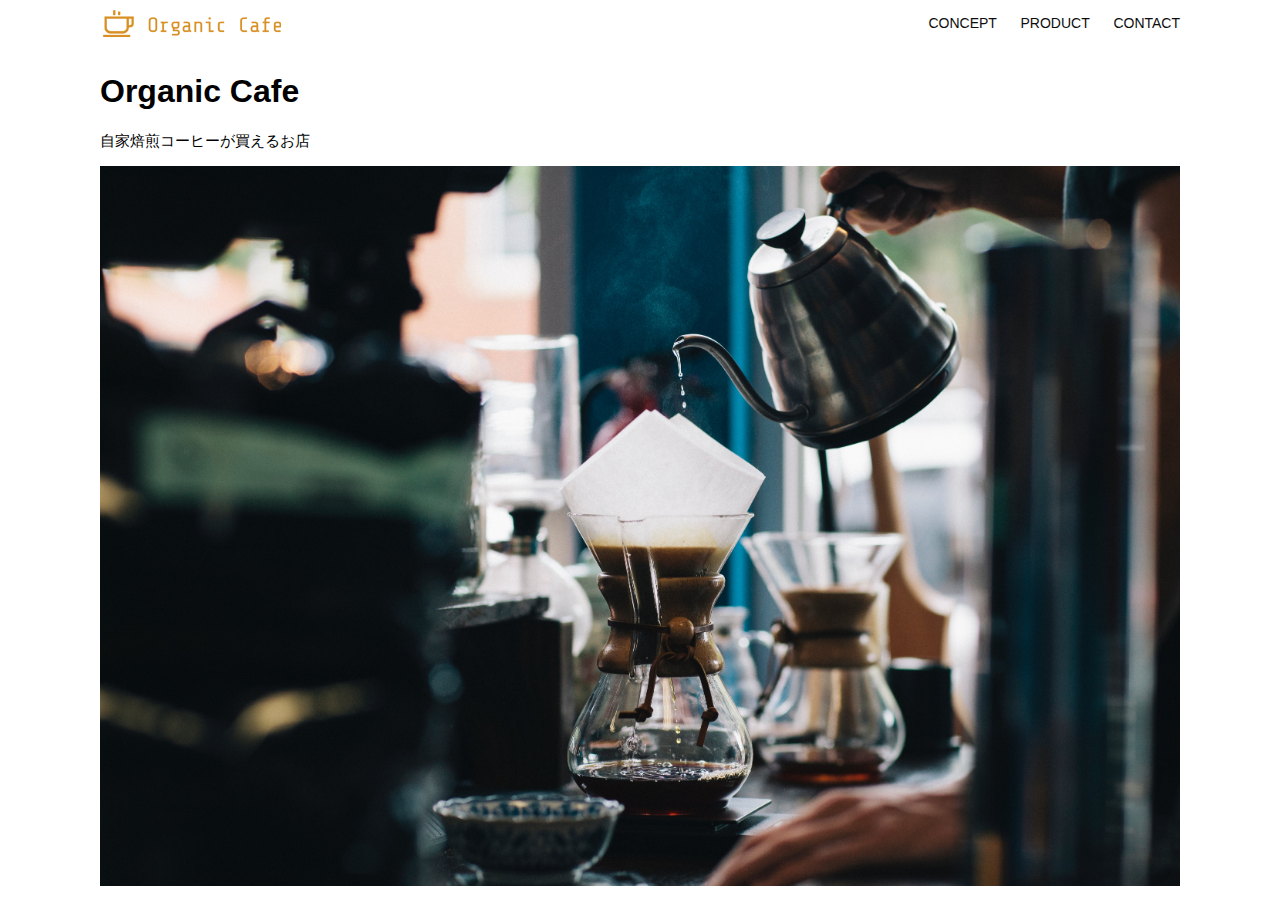
<file: kadai_013/index.html>
<!DOCTYPE html>
<html>
  <head>
    <title>Organic Cafe</title>
    <meta charset="UTF-8" />
    <meta name="description" content="自家焙煎のコーヒーがお家で楽しめるOrganic Cafe"/>
    <meta name="viewport" content="width=device-width, initial-scale=1.0" />
    <link rel="stylesheet" href="style.css" />
  </head>
  <body>
    <!-- ヘッダー -->
    <header>
      <!-- ロゴ -->
      <a href="index.html" id="logo"><img src="images/logo.png" alt="トップページに戻る"/></a>

      <!-- PC用ナビゲーション -->
      <nav id="nav-pc">
        <a href="index.html#concept">CONCEPT</a>
        <a href="index.html#product">PRODUCT</a>
        <a href="index.html#contact">CONTACT</a>
      </nav>
      
      <img id="menu-sp" src="images/button-menu.png" alt="ナビゲーションを開く"
      onclick="document.getElementById('nav-sp').style.display = 'block'">


      <nav id="nav-sp">
        <img id="close" src="images/button-close.png" alt="ナビゲーションを閉じる"
        onclick="document.getElementById('nav-sp').style.display = 'none'">
      
          <ul>
            <li><a id="logo-sp" href="index.html" onclick="document.getElementById('nav-sp').style.display = 'none'">
              <img src="images/logo-sp.png" alt="トップページに戻る">
            </a>
            </li>
            <li><a class="menu" href="index.html#concept" onclick="document.getElementById('nav-sp').style.display = 'none'">CONCEPT</a></li>
            <li><a class="menu" href="index.html#product" onclick="document.getElementById('nav-sp').style.display = 'none'">PRODUCT</a></li>
            <li><a class="menu" href="index.html#contact" onclick="document.getElementById('nav-sp').style.display = 'none'">CONTACT</a></li>

          </ul>

      </nav>

    </header>

    <main>
      <article>
        <!-- メインビジュアル -->
        <section id="main-visual">
          <div id="main-message">
            <h1>Organic Cafe</h1>
            <p>自家焙煎コーヒーが買えるお店</p>
          </div>
          <img src="images/main-image.jpg" alt="コーヒーをハンドドリップで淹れる画像"/>
        </section>
      </article>
    </main>
  </body>
</html>
</file>
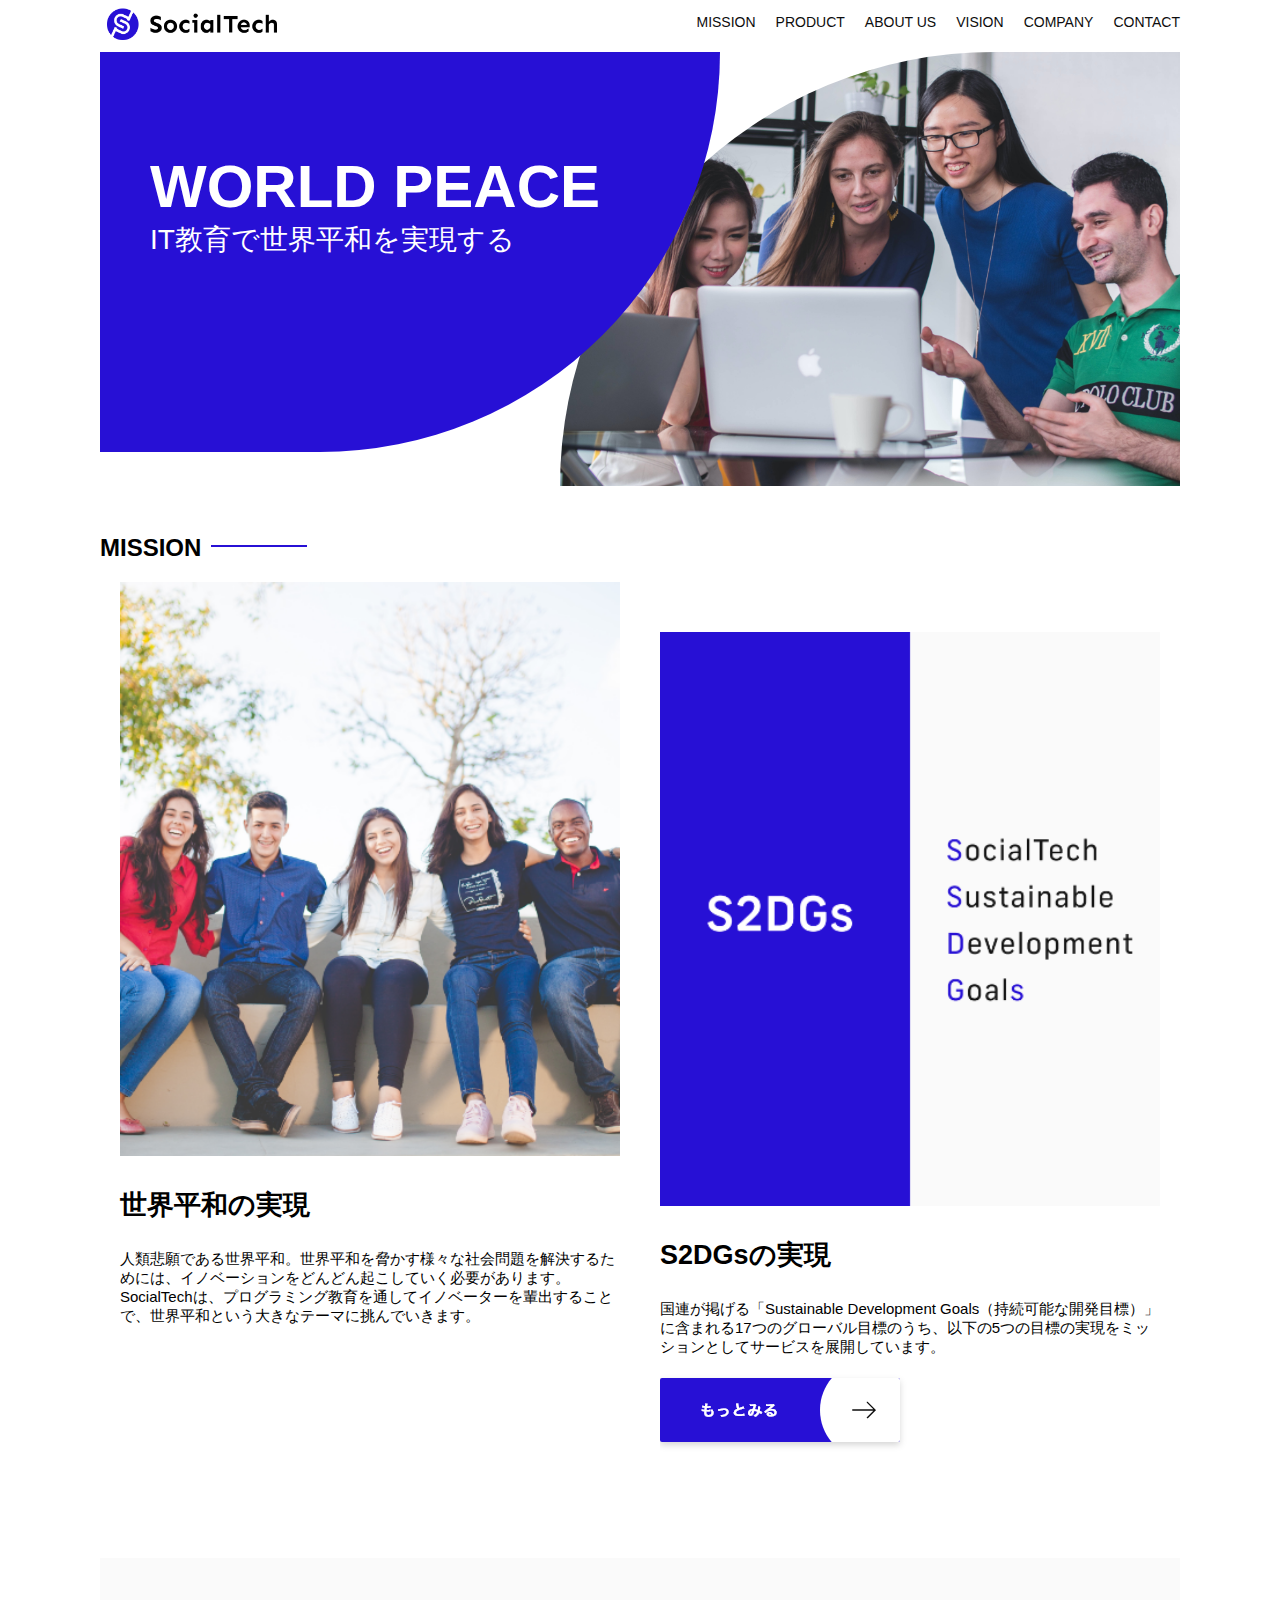
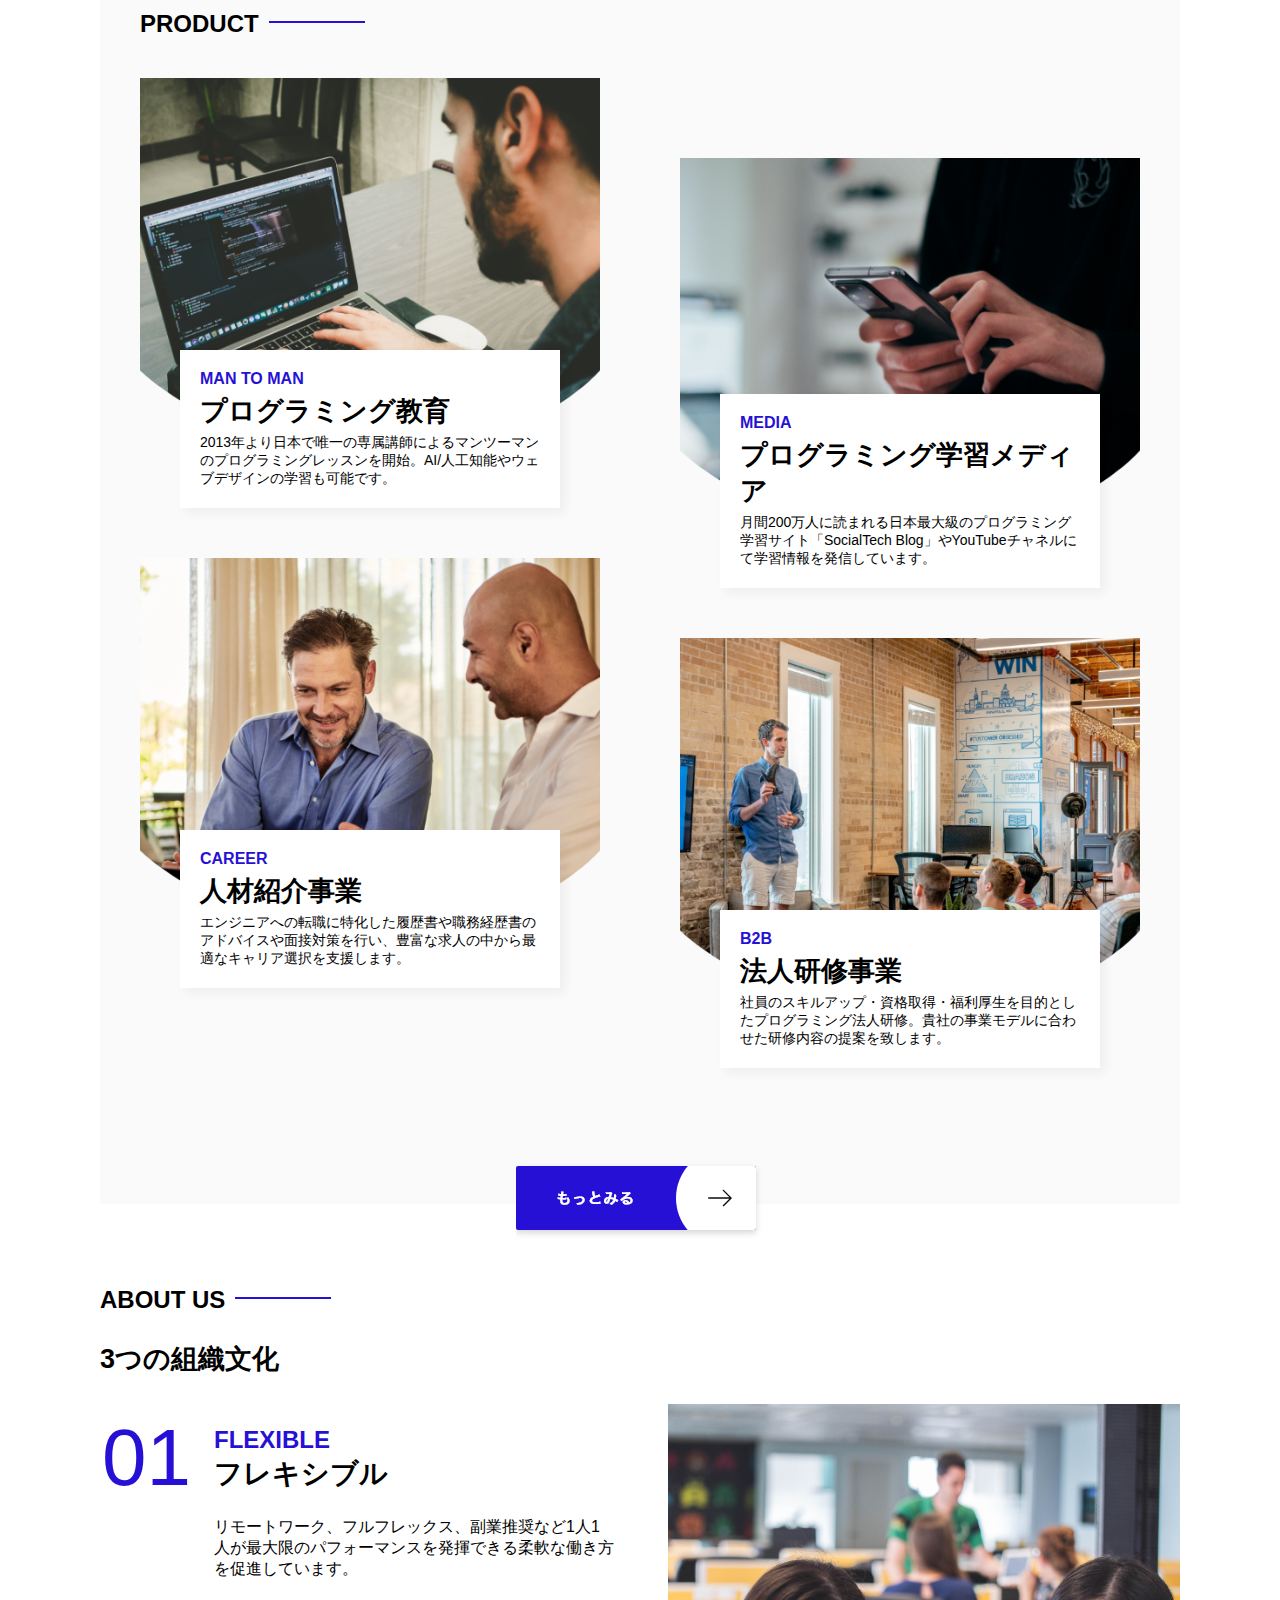
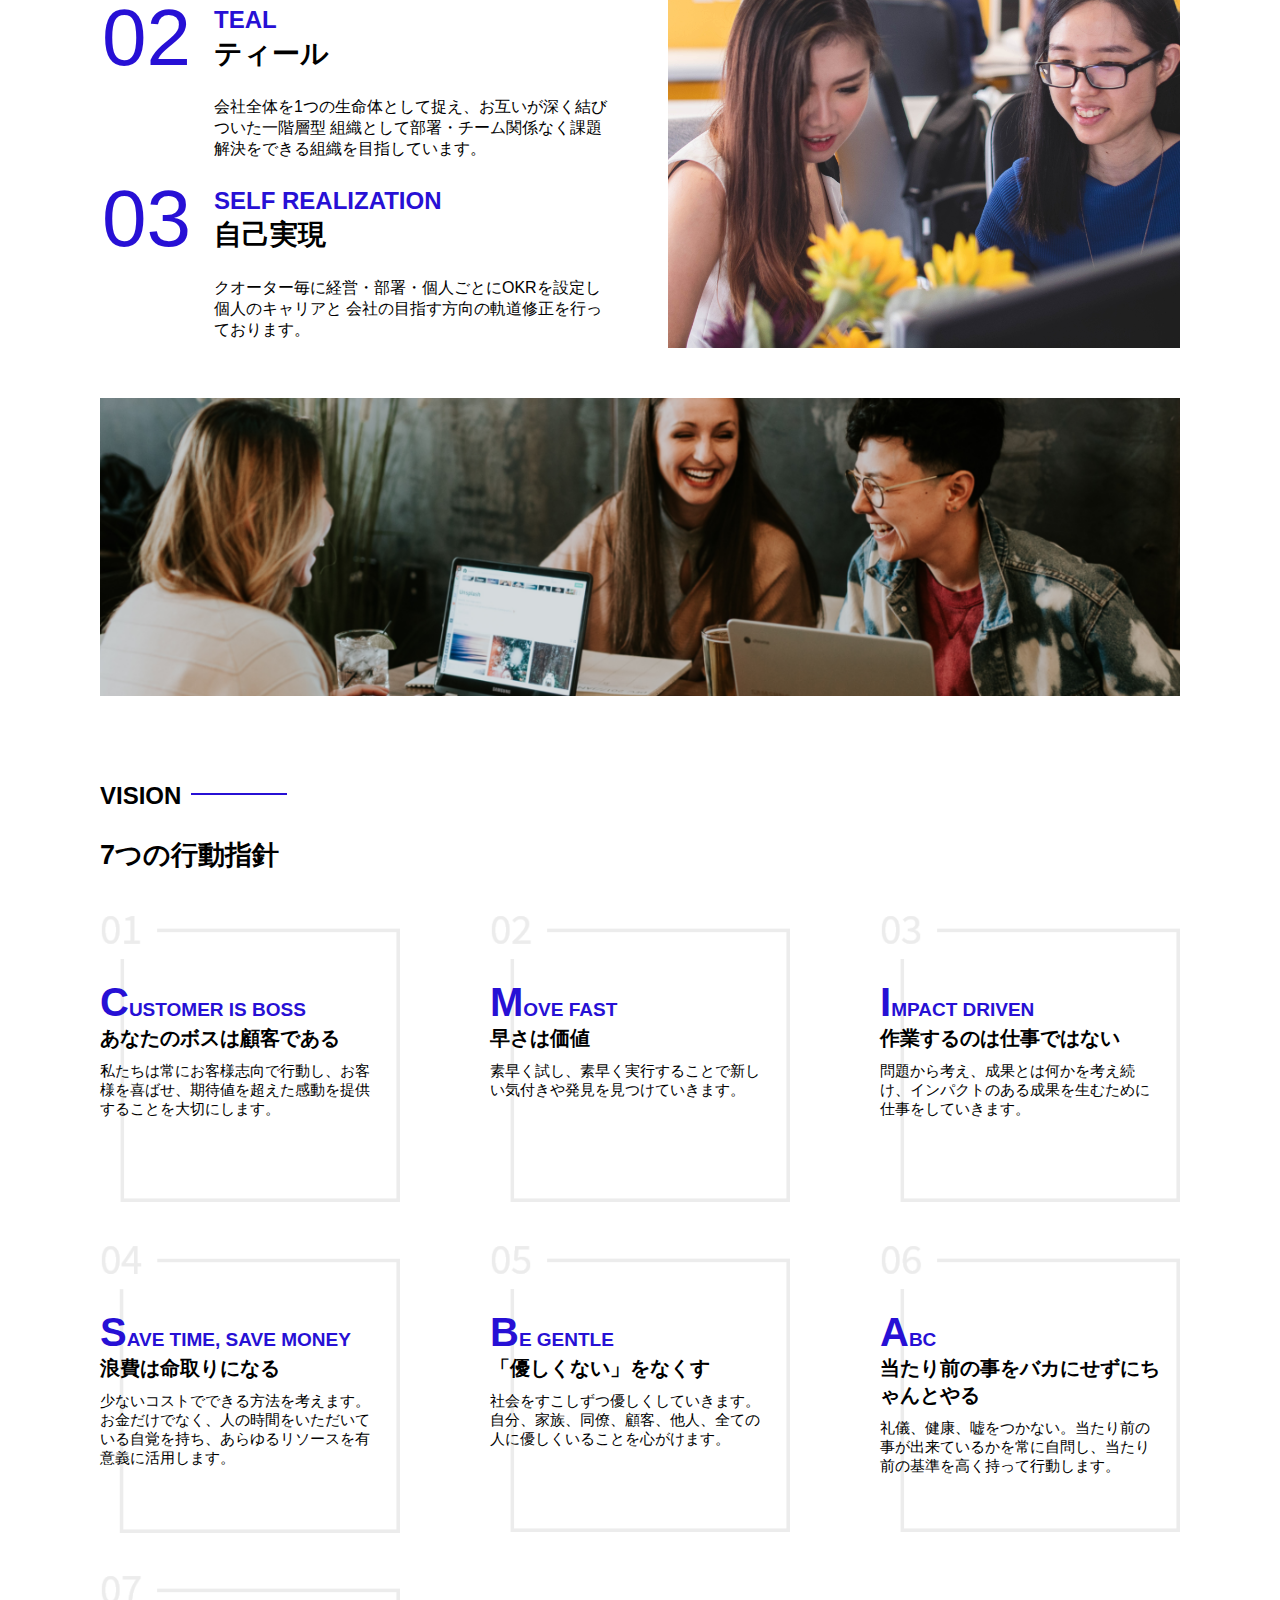
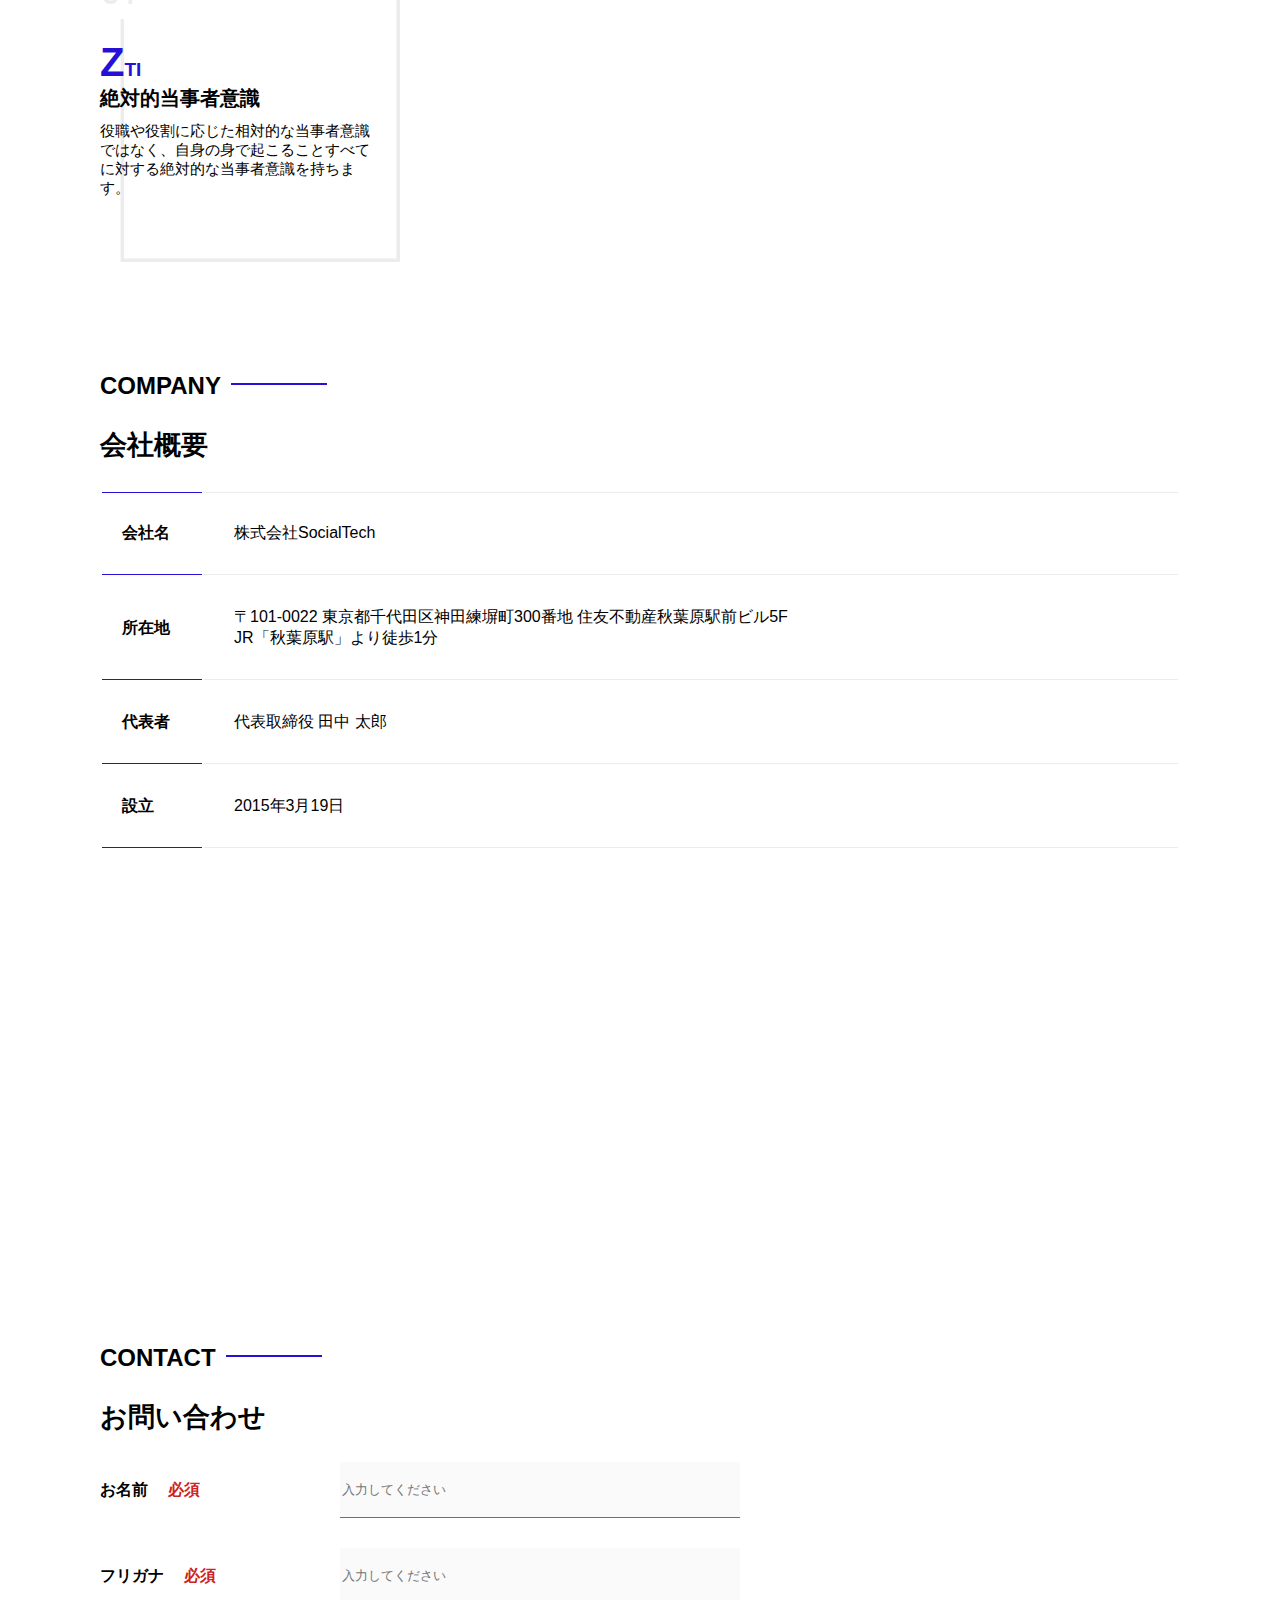
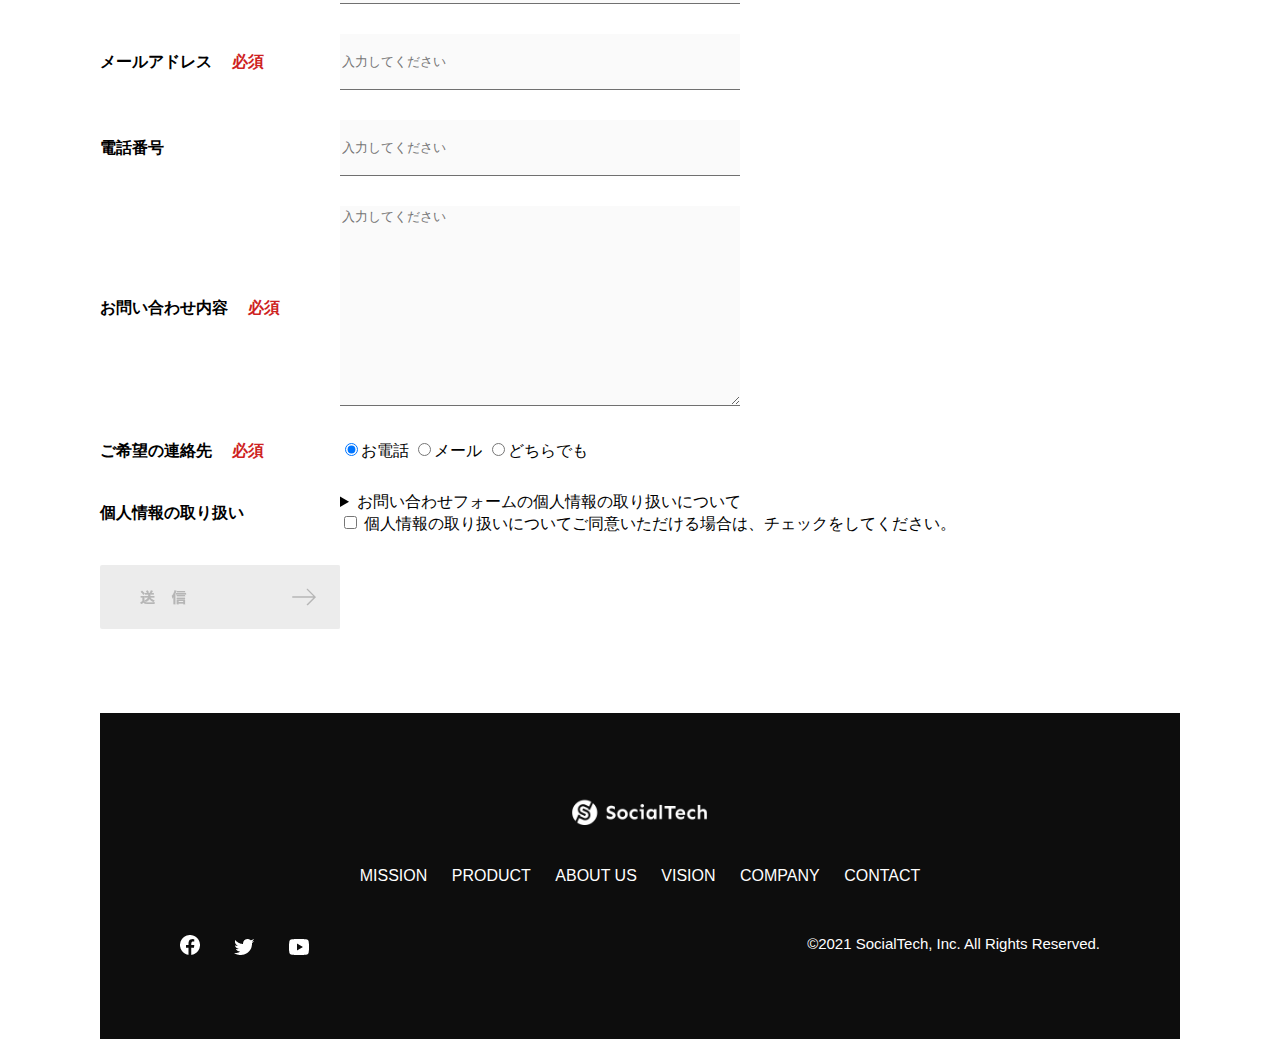
<file: kadai_tutorial_output/index.html>
<!DOCTYPE html>
<html>
<head>
<title>SocialTech</title>
<meta charset="utf-8">
<meta name="description" content="SocialTechはEdTech業界のリーディングカンパニーを目指します。">
  <meta name="viewport" content="width=device-width, initial-scale=1.0">
<link rel="stylesheet" href="style.css">

</head>

<body>

<header>
<a href="index.html" id="logo">
  <img src="images/logo.png" alt="トップページに戻る">
</a>

<nav id="nav-pc">
<ul>
<li><a href="mission.html">MISSION</a></li>
<li><a href="product.html">PRODUCT</a></li>  
<li><a href="index.html#aboutus">ABOUT US</a></li>  
<li><a href="index.html#vision">VISION</a></li>  
<li><a href="index.html#company">COMPANY</a></li>
<li><a href="index.html#contact">CONTACT</a></li>

</ul>
</nav>

<button id="menu-sp" onclick="document.getElementById('nav-sp').style.display = 'block'">
  <img src="images/button-menu.png" alt="ナビゲーションを開く">
</button>

<div id="nav-sp">
  <button id="close" onclick="document.getElementById('nav-sp').style.display = 'none'">
    <img src="images/button-close.png" alt="ナビゲーションを閉じる">
  </button>

<nav>
  <ul>
    <li>
      <a id="logo-sp" href="index.html" onclick="document.getElementById('nav-sp').style.display = 'none'"><img src="images/logo-sp.png" alt="トップページに戻る"></a>
    </li>
    <li><a class="menu" href="mission.html" onclick="document.getElementById('nav-sp').style.display = 'none'">MISSION</a></li>
    <li><a class="menu" href="product.html" onclick="document.getElementById('nav-sp').style.display = 'none'">PRODUCT</a></li>
    <li><a class="menu" href="index.html#aboutus" onclick="document.getElementById('nav-sp').style.display = 'none'">ABOUT US</a></li>
    <li><a class="menu" href="index.html#vision" onclick="document.getElementById('nav-sp').style.display = 'none'">VISION</a></li>
    <li><a class="menu" href="index.html#company" onclick="document.getElementById('nav-sp').style.display = 'none'">COMPANY</a></li>
    <li><a class="menu" href="index.html#contact" onclick="document.getElementById('nav-sp').style.display = 'none'">CONTACT</a></li>
  </ul>
</nav>
<div id="sns">
  <a href="https://www.facebook.com/sejuku2013">
    <img src="images/button-facebook.png" alt="Facebookのリンク">
  </a>
  <a href="https://twitter.com/samuraijuku">
    <img src="images/button-twitter.png" alt="Twitterのリンク">
  </a>
  <a href="https://www.youtube.com/channel/UCCFOQO5aDK0xXam4cUQXT8g">
    <img src="images/button-youtube.png" alt="YouTubeのリンク">
  </a>
</div>
</div>

    
</header>

<main>
  <article>
<section id="main-visual">
<div id="main-message">
<h1>WORLD PEACE</h1>
<p>IT教育で世界平和を実現する</p></div>
<img src="images/index/index-main.png" alt="PCの周りに集まる多国籍の仲間たち">

</section>

<section id="mission">
  <h2 class="index-h2">MISSION</h2>
<div id="mission-flex">
  <div>
<img id="mission-photo" src="images/index/index-mission.png" alt="屋外のベンチで写真を撮影する多国籍の仲間たち">
<h3>世界平和の実現</h3>
<p>人類悲願である世界平和。世界平和を脅かす様々な社会問題を解決するためには、イノベーションをどんどん起こしていく必要があります。SocialTechは、プログラミング教育を通してイノベーターを輩出することで、世界平和という大きなテーマに挑んでいきます。
</p>
</div>
<div>
<img id="s2dgs" src="images/index/s2dgs.png" alt="S2DGs">
<h3>S2DGsの実現</h3>
<p>国連が掲げる「Sustainable Development Goals（持続可能な開発目標）」に含まれる17つのグローバル目標のうち、以下の5つの目標の実現をミッションとしてサービスを展開しています。</p>
<a href="mission.html">
<img src="images/button-more.png" alt="もっとみる">
</a>
</div>
</div>
</section>

<section id="product">
<h2 class="index-h2">PRODUCT</h2>
<div class="product-flex">
  <div id="product-left">
<div>
  <img class="product-photo" src="images/index/index-mantoman.png" alt="PCでコードを書く男性">
<div class="product-explain">
<span>MAN TO MAN</span>
<h3>プログラミング教育</h3>
<p>2013年より日本で唯一の専属講師によるマンツーマンのプログラミングレッスンを開始。AI/人工知能やウェブデザインの学習も可能です。</p>
</div>
</div>
<div>
<img class="product-photo" src="images/index/index-career.png" alt="笑顔で話し合う2人の男性">
<div class="product-explain">
<span>CAREER</span>
<h3>人材紹介事業</h3>
<p>エンジニアへの転職に特化した履歴書や職務経歴書のアドバイスや面接対策を行い、豊富な求人の中から最適なキャリア選択を支援します。</p>
</div>
</div>
  </div>
  <div id="product-right">
    <div>
    <img class="product-photo" src="images/index/index-media.png" alt="スマートフォンを操作する人">
    <div class="product-explain">
    <span>MEDIA</span>
<h3>プログラミング学習メディア</h3>
    <p>月間200万人に読まれる日本最大級のプログラミング学習サイト「SocialTech Blog」やYouTubeチャネルにて学習情報を発信しています。</p>
  </div>
</div>
<div>
<img class="product-photo" src="images/index/index-b2b.png" alt="講演中の男性とそれを聴く人々">
<div class="product-explain">
<span>B2B</span>
  <h3>法人研修事業</h3>
  <p>社員のスキルアップ・資格取得・福利厚生を目的としたプログラミング法人研修。貴社の事業モデルに合わせた研修内容の提案を致します。</p>
</div>
</div>
</div>
</div>
<div id="product-more">
<a href="product.html">
<img src="images/button-more.png" alt="もっとみる">
</a>
</div>
</section>

<section id="aboutus">
<h2 class="index-h2">ABOUT US</h2>
<h3>3つの組織文化</h3>
<div>
<table class="culture-table">
<tr>
  <td class="culture-num">01</td>
<th><span class="culture-en">FLEXIBLE</span><br>フレキシブル</th>
</tr>
<tr>
  <td>

  </td>
  <td class="culture-description">リモートワーク、フルフレックス、副業推奨など1人1人が最大限のパフォーマンスを発揮できる柔軟な働き方を促進しています。</td>
</tr>
<tr>
  <td class="culture-num">02</td>
  <th><span class="culture-en">TEAL</span><br>ティール</th>
</tr>
<tr>
  <td>

  </td>
<td class="culture-description">会社全体を1つの生命体として捉え、お互いが深く結びついた一階層型 組織として部署・チーム関係なく課題解決をできる組織を目指しています。</td>  
</tr>
<tr>
  <td class="culture-num">03</td>
  <th><span class="culture-en">SELF REALIZATION</span><br>自己実現</th>
</tr>
<tr>
  <td>

  </td>
  <td class="culture-description">クオーター毎に経営・部署・個人ごとにOKRを設定し個人のキャリアと 会社の目指す方向の軌道修正を行っております。</td>
</tr>

</table>
<img class="culture-img" src="images/index/index-aboutus1.png" alt="笑顔で話し合う2人の女性">

</div>
<img class="culture-img2" src="images/index/index-aboutus2.png" alt="笑顔で話し合う3人の男女">

</section>

<section id="vision">
  <h2 class="index">VISION</h2>
  <h3>7つの行動指針</h3>
  <div>
    <div class="vision-box">
      <img src="images/index/vision-01.png" alt="01">
      <div>
      <h4>CUSTOMER IS BOSS</h4>
      <h5>あなたのボスは顧客である</h5>
      <p>私たちは常にお客様志向で行動し、お客様を喜ばせ、期待値を超えた感動を提供することを大切にします。</p>
    </div>
  </div>

  <div class="vision-box">
    <img src="images/index/vision-02.png" alt="02">
    <div>
    <h4>MOVE FAST</h4>
    <h5>早さは価値</h5>
    <p>素早く試し、素早く実行することで新しい気付きや発見を見つけていきます。</p>
  </div>
</div>

<div class="vision-box">
  <img src="images/index/vision-03.png" alt="03">
  <div>
  <h4>IMPACT DRIVEN</h4>
  <h5>作業するのは仕事ではない</h5>
  <p>問題から考え、成果とは何かを考え続け、インパクトのある成果を生むために仕事をしていきます。</p>
</div>
</div>

<div class="vision-box">
  <img src="images/index/vision-04.png" alt="04">
  <div>
  <h4>SAVE TIME, SAVE MONEY</h4>
  <h5>浪費は命取りになる</h5>
  <p>少ないコストでできる方法を考えます。お金だけでなく、人の時間をいただいている自覚を持ち、あらゆるリソースを有意義に活用します。</p>
</div>
</div>

<div class="vision-box">
  <img src="images/index/vision-05.png" alt="05">
  <div>
  <h4>BE GENTLE</h4>
  <h5>「優しくない」をなくす</h5>
  <p>社会をすこしずつ優しくしていきます。自分、家族、同僚、顧客、他人、全ての人に優しくいることを心がけます。</p>
</div>
</div>

<div class="vision-box">
  <img src="images/index/vision-06.png" alt="06">
  <div>
  <h4>ABC</h4>
  <h5>当たり前の事をバカにせずにちゃんとやる</h5>
  <p>礼儀、健康、嘘をつかない。当たり前の事が出来ているかを常に自問し、当たり前の基準を高く持って行動します。</p>
</div>
</div>

<div class="vision-box">
  <img src="images/index/vision-07.png" alt="07">
  <div>
  <h4>ZTI</h4>
  <h5>絶対的当事者意識</h5>
  <p>役職や役割に応じた相対的な当事者意識ではなく、自身の身で起こることすべてに対する絶対的な当事者意識を持ちます。</p>
</div>
</div>
</div>
</section>


<section id="company">
<h2 class="index-h2">COMPANY</h2>
<h3>会社概要</h3>
<table id="company-table">
<tr>
<th class="tableheader tableheader-first">会社名</th>
<td class="cell cell-first">株式会社SocialTech</td>
</tr>
<tr>
  <th class="tableheader">所在地</th>
<td class="cell">〒101-0022 東京都千代田区神田練塀町300番地 住友不動産秋葉原駅前ビル5F<br>JR「秋葉原駅」より徒歩1分</td>
</tr>
<tr>
  <th class="tableheader">代表者</th>
  <td class="cell">代表取締役 田中 太郎</td>
</tr>
<tr>
  <th class="tableheader">設立</th>
  <td class="cell">2015年3月19日</td>
</tr>
</table>
<iframe src="https://www.google.com/maps/embed?pb=!1m14!1m8!1m3!1d12960.275448586137!2d139.774653!3d35.699923!3m2!1i1024!2i768!4f13.1!3m3!1m2!1s0x60188fee13660e23%3A0x77137876edf742ac!2z5L2P5Y-L5LiN5YuV55Sj56eL6JGJ5Y6f6aeF5YmN44OT44Or!5e0!3m2!1sja!2sjp!4v1724140395122!5m2!1sja!2sjp" width="600" height="450" style="border:0;" allowfullscreen="" loading="lazy" referrerpolicy="no-referrer-when-downgrade"
style="border: 0" allowfullscreen="" loading="lazy">
</iframe>
</section>

<section id="contact">
  <h2 class="index-h2">CONTACT</h2>
  <h3>お問い合わせ</h3>
  <form>
    <div>
      <div class="contact-heading">
        <label class="contact-label">お名前<span class="contact-span">必須</span></label>
      </div>
      <div>
        <input type="text" name="name" placeholder="入力してください" class="contact-textbox">
      </div>
    </div>
    <div>
    <div class="contact-heading">
      <label class="contact-label">フリガナ<span class="contact-span">必須</span></label>
    </div>
    <div>
      <input type="text" name="hurigana" placeholder="入力してください" class="contact-textbox">
    </div>
  </div>
  <div>
  <div class="contact-heading">
    <label class="contact-label">メールアドレス<span class="contact-span">必須</span></label>
  </div>
  <div>
    <input type="text" name="email" placeholder="入力してください" class="contact-textbox">
  </div>
</div>
<div>
<div class="contact-heading">
  <label class="contact-label">電話番号</label>
</div>
<div>
  <input type="text" name="tel" placeholder="入力してください" class="contact-textbox">
</div>
</div>
<div>
  <div class="contact-heading">
    <label class="contact-label">お問い合わせ内容<span class="contact-span">必須</span></label>
  </div>
  <div>
    <textarea class="contact-textarea" placeholder="入力してください" name="message"></textarea>
  </div>
</div>
<div>
<div class="contact-heading">
  <label class="contact-label">ご希望の連絡先<span class="contact-span">必須</span></label>
</div>
<div>
  <input class="radiobutton" type="radio" value="tel" name="contact" checked><label>お電話</label> 
  <input class="radiobutton" type="radio" value="mail" name="contact" ><label>メール</label> 
  <input class="radiobutton" type="radio" value="both" name="contact" ><label>どちらでも</label> 
</div>
</div>

<div>
  <div class="contact-heading">
  <label class="contact-label">個人情報の取り扱い</label>
</div>
<div>
  <details>
    <summary>お問い合わせフォームの個人情報の取り扱いについて</summary>
  <div>
    <dl>
      <dt>１．組織の名称又は氏名</dt>
      <dd>株式会社SocialTech</dd>
      <dt>２．個人情報保護管理者（若しくはその代理人）の氏名又は職名、所属及び連絡先</dt>
    <dd>
      <p>鈴木 一郎 コーポレート部</p>
      <p>メールアドレス:samurai@example.com</p>
      <p>TEL:03-1234-5678</p>
    </dd>
    <dt>３．個人情報の利用目的</dt>
    <dd>
      <ul>
        <li>・本サービス及び本サービスに関連する情報の提供又はそれらに関する連絡のため</li>
        <li>・ユーザーの本人確認のため</li>
        <li>・当社サービスのご案内のため</li>
        <li>・当社の商品等の広告または宣伝（電子メールによるものを含むものとします。）</li>
      </ul>
    </dd>
    <dt>４．個人情報の取り扱い業務の委託</dt>
    <dd>個人情報の取扱業務の全部または一部を外部に業務委託する場合があります。その際、弊社は、個人情報を適切に保護できる管理体制を敷き実行していることを条件として委託先を厳選したうえで、機密保持契約を委託先と締結し、お客様の個人情報を厳密に管理させます。</dd>
  <dt>５．個人情報の開示等の請求</dt>
  <dd>お客様は、弊社に対してご自身の個人情報の開示等（利用目的の通知、開示、内容の訂正・追加・削除、利用の停止または消去、第三者への提供の停止）に関して、当社問合わせ窓口に申し出ることができます。<br>
    その際、弊社はお客様ご本人を確認させていただいたうえで、合理的な期間内に対応いたします。<br>
    なお、個人情報に関する弊社問合わせ先は、次の通りです。</dd>
    <dd>
      <p>株式会社SocialTech 個人情報問合せ窓口</p>
      <p>〒150-0043 東京都千代田区神田練塀町300番地 住友不動産秋葉原駅前ビル5F</p>
      <p>メールアドレス:samurai@example.com TEL:03-1234-5678</p>
    </dd>

    <dt>６．個人情報を提供されることの任意性について</dt>
    <dd>お客様がご自身の個人情報を弊社に提供されるか否かは、お客様のご判断によりますが、もしご提供されない場合には、適切なサービスが提供できない場合がありますので予めご了承ください。</dd>
  </dl>
  </div>
  </details>
  <input type="checkbox" name="agree">
  <span>個人情報の取り扱いについてご同意いただける場合は、チェックをしてください。</span>
</div>
</div>
<input type="image" src="images/button-submit.png" alt="送信する">
  </form>
</section>
</article>
</main>

<footer>
  <div id="footer-logo">
    <img src="images/logo-sp.png" alt="SocialTech">
  </div>
  <div id="footer-link">
    <a href="mission.html">MISSION</a>
    <a href="product.html">PRODUCT</a>
    <a href="index.html#aboutus">ABOUT US</a>
    <a href="index.html#vision">VISION</a>
    <a href="index.html#company">COMPANY</a>
    <a href="index.html#contact">CONTACT</a>
  </div>

  <div id="sns-footer">
    <div class="sns-btns">
      <a href="https://www.facebook.com/sejuku2013"><img src="images/button-facebook.png" alt="Facebookのリンク"></a>
      <a href="https://twitter.com/samuraijuku"><img src="images/button-twitter.png" alt="Twitterのリンク"></a>
      <a href="https://www.youtube.com/channel/UCCFOQO5aDK0xXam4cUQXT8g"><img src="images/button-youtube.png" alt="YouTubeのリンク"></a> 
    </div>
    <p id="copyright">&copy;2021 SocialTech, Inc. All Rights Reserved.</p>
  </div>
</footer>

</body>
</html>
</file>
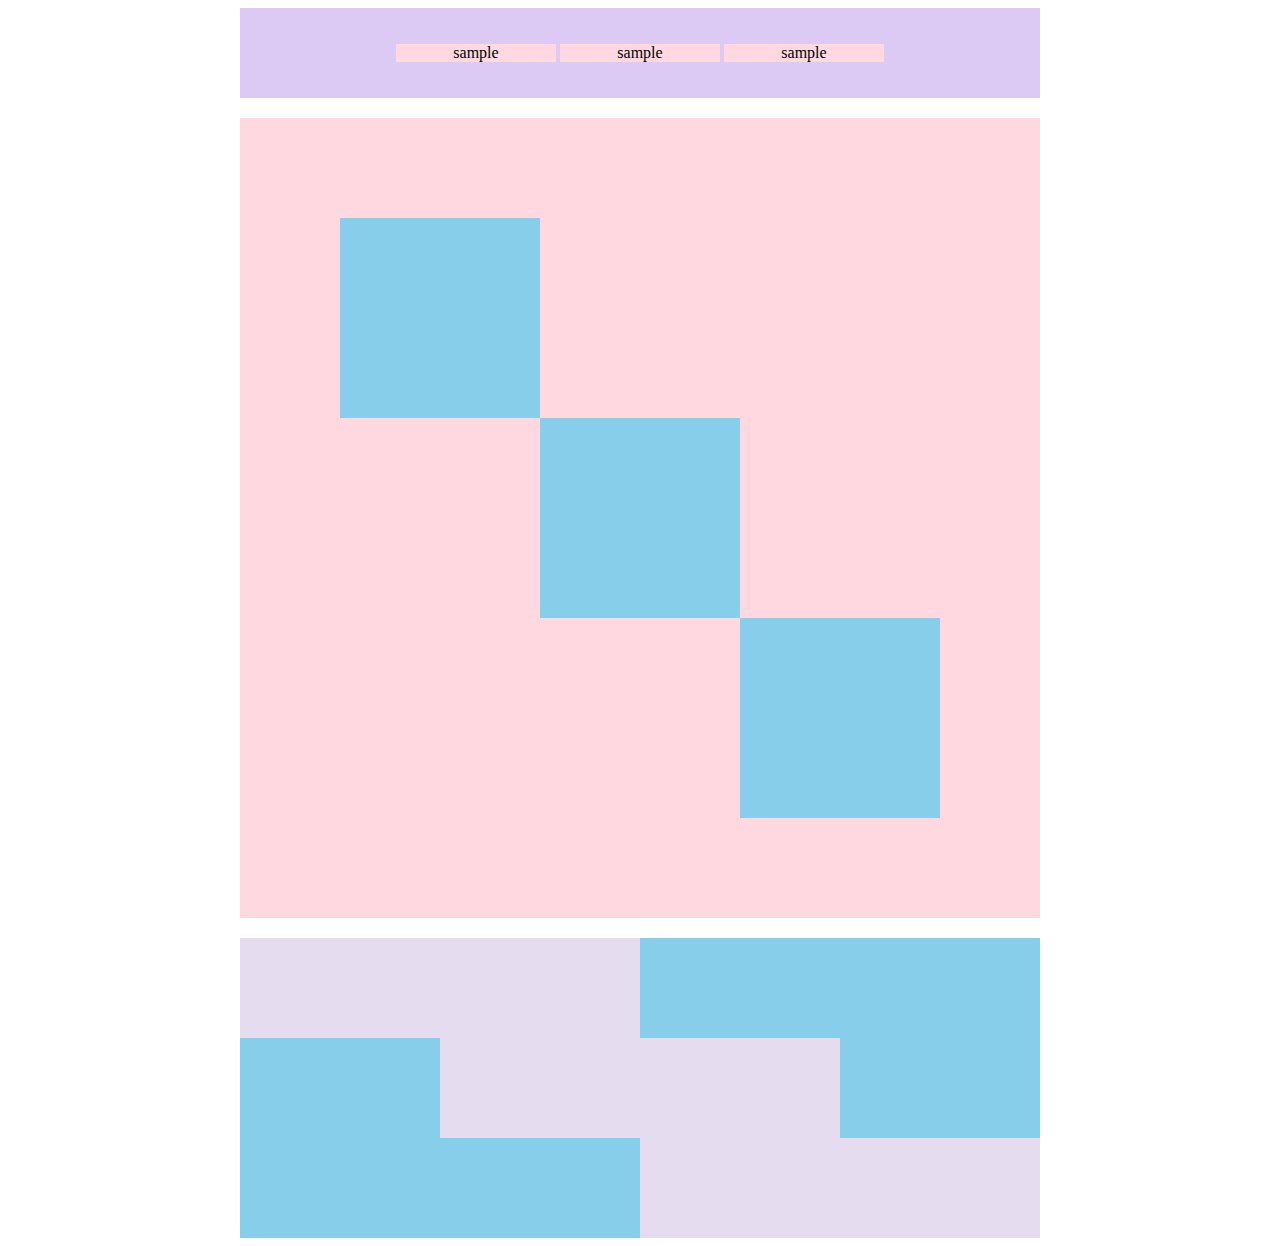
<file: kadai_018/kadai_018.html>
<!DOCTYPE html>
<html>
  <head>
  <title>18章課題</title>
  <meta name="description" content="このページは18章の課題です。">
  <meta charset="utf-8"> 
  <link rel="stylesheet" href="style.css">
  </head>
  
  <body>
    <div id="top">
      <p class="top-child">sample</p>
      <p class="top-child">sample</p>
      <p class="top-child">sample</p>
    </div>

    <div id="middle">
      <div id="middle-child01"></div>
      <div id="middle-child02"></div>
      <div id="middle-child03"></div>
    </div>


    <div id="bottom">
      <div id="bottom-child01"></div>
      <div id="bottom-child02"></div>
      <div id="bottom-child03"></div>
    </div>
    
  </body>

</html>
</file>
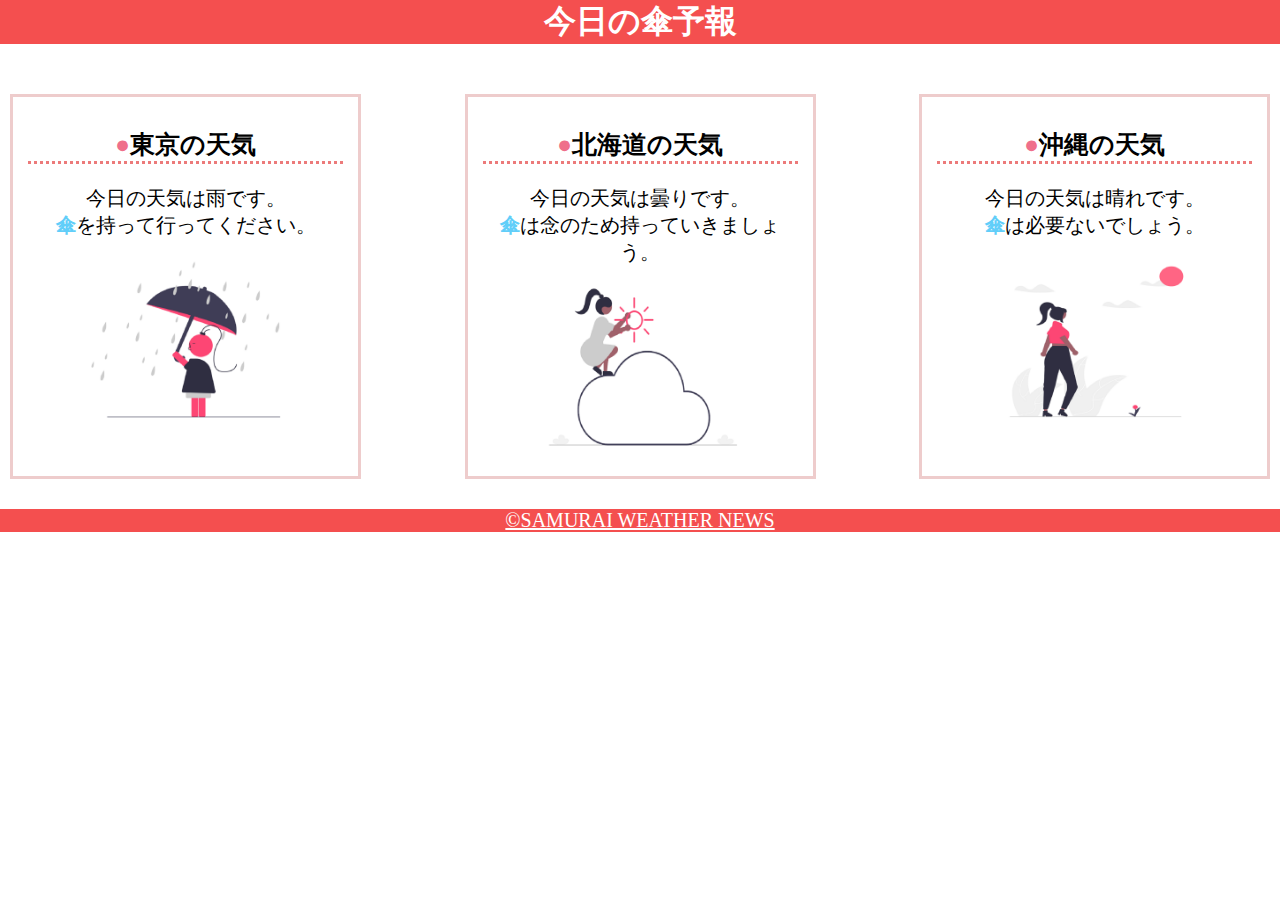
<file: kadai_022/kadai_022.html>
<!DOCTYPE html>
<html>
  <head>
    <title>22章課題</title>
    <meta name="description" content="このページは22章の課題です。">
    <meta charset="UTF-8">
    <link rel="stylesheet" href="style.css">
    <meta name="viewport" content="width=device-width, initial-scale=1.0">
  </head>
  <body>

    <header>
      <h1>今日の傘予報</h1>
    </header>
    <main>
      <div id="parent">
        <div class="contents">
          <h2>東京の天気</h2>
          <p>今日の天気は雨です。</p>
          <p>傘を持って行ってください。</p>
          <img src="rainy.png" alt="">
        </div>
        <div class="contents">
          <h2>北海道の天気</h2>
          <p>今日の天気は曇りです。</p>
          <p>傘は念のため持っていきましょう。</p>
          <img src="cloudy.png" alt="">
        </div>
        <div class="contents">
          <h2>沖縄の天気</h2>
          <p>今日の天気は晴れです。</p>
          <p>傘は必要ないでしょう。</p>
          <img src="sunny.png" alt="">
        </div>
      </div>


    </main>   

    <footer>

      <a href="https://www.sejuku.net/corp/">&copy;SAMURAI WEATHER NEWS
      </a>


    </footer>
  </body>
</html>
</file>
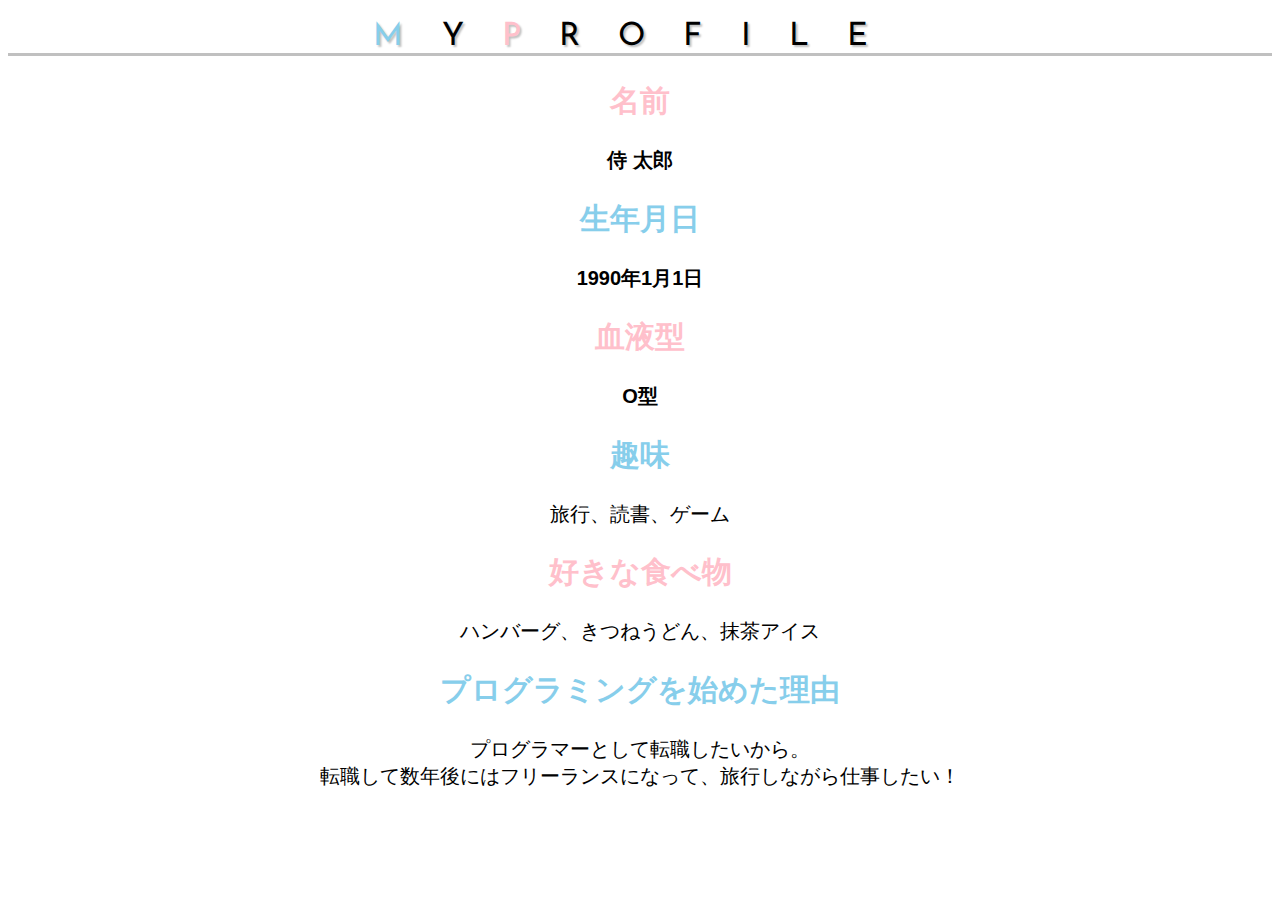
<file: kadai_14/kadai_014.html>
<!DOCTYPE html>
<html>
  <head>
    <title>14章課題</title>
  <meta name="description" content="このページは14章の課題です。">
  <meta charset="utf-8">
  <link rel="stylesheet" href="style.css">
  <link rel="preconnect" href="https://fonts.googleapis.com">
  <link rel="preconnect" href="https://fonts.gstatic.com" crossorigin>
  <link href="https://fonts.googleapis.com/css2?family=Josefin+Sans:ital,wght@0,100..700;1,100..700&family=Noto+Sans+JP&display=swap" rel="stylesheet">
</head>

  <body>
    <h1><span style="color: skyblue;">M</span>Y<span style="color: rgb(255, 192, 203);">P</span>ROFILE</h1>

  <div id="basic">
   <h2 class="pink">名前</h2>
   <p>侍 太郎</p>
   <h2 class="skyblue">生年月日</h2>
   <p>1990年1月1日</p>
   <h2 class="pink">血液型</h2>
   <p>O型</p>
</div>

   <h2 class="skyblue">趣味</h2>
   <P>旅行、読書、ゲーム</P>
   <h2 class="pink">好きな食べ物</h2>
   <p>ハンバーグ、きつねうどん、抹茶アイス</p>
   <h2 class="skyblue">プログラミングを始めた理由</h2>
   <p>プログラマーとして転職したいから。
     <br>転職して数年後にはフリーランスになって、旅行しながら仕事したい！</p>

 
</body>
</html>
</file>
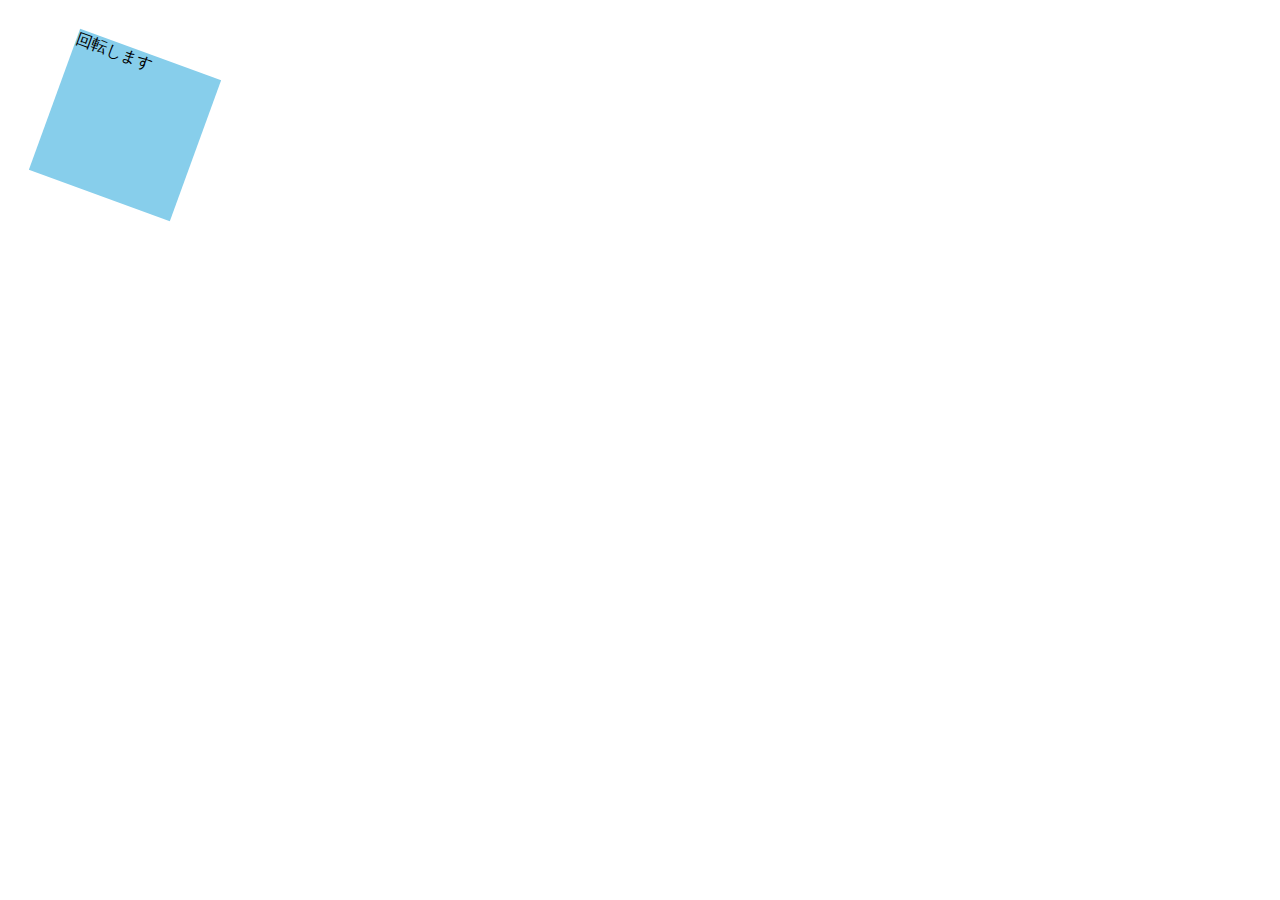
<file: kadai_mdn_css/mdn.html>
<!DOCTYPE html>
<html>
  <head>
<style>
  div {
    position: absolute;
    left: 50px;
    top: 50px;
    width: 150px;
    height: 150px;
    background-color: skyblue;
    transform:rotate(20deg);
  }
  
</style>
  </head>
  <body>
    <div>
      回転します
    </div>
  </body>
</html>
</file>
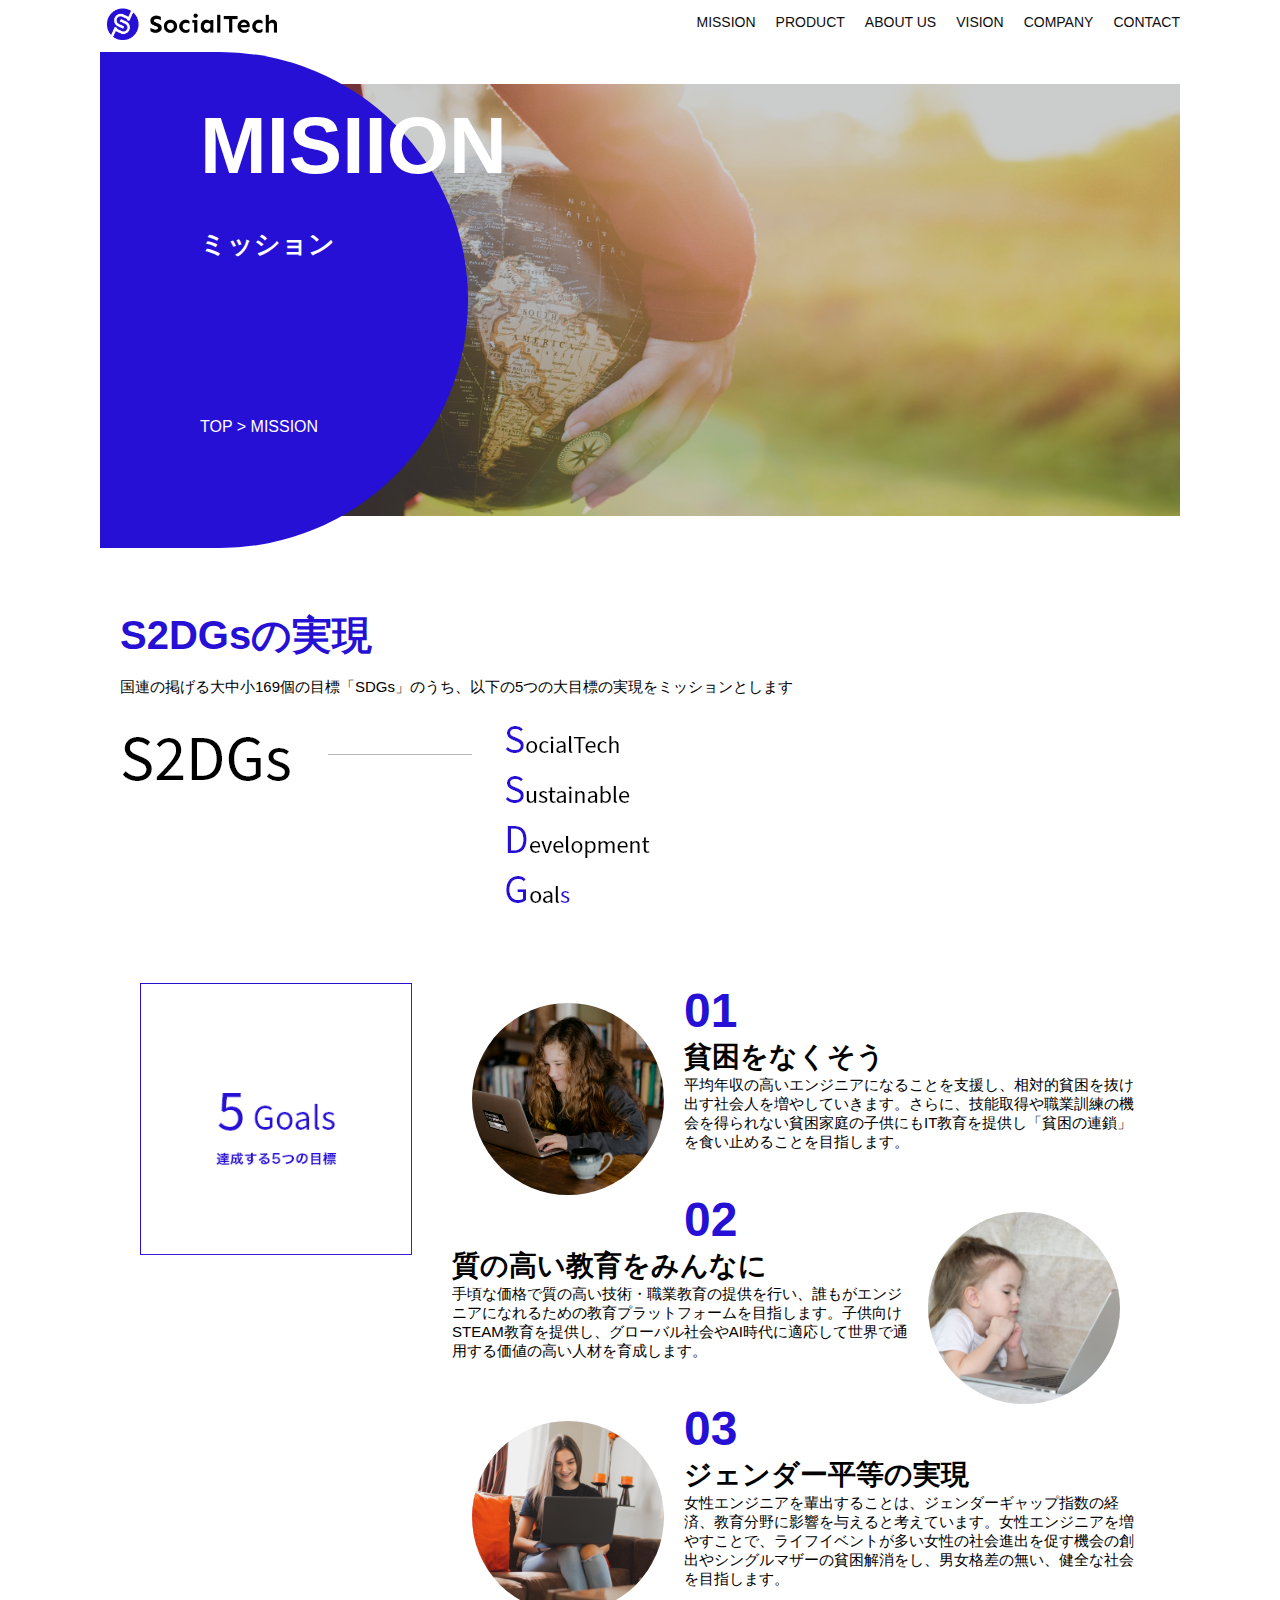
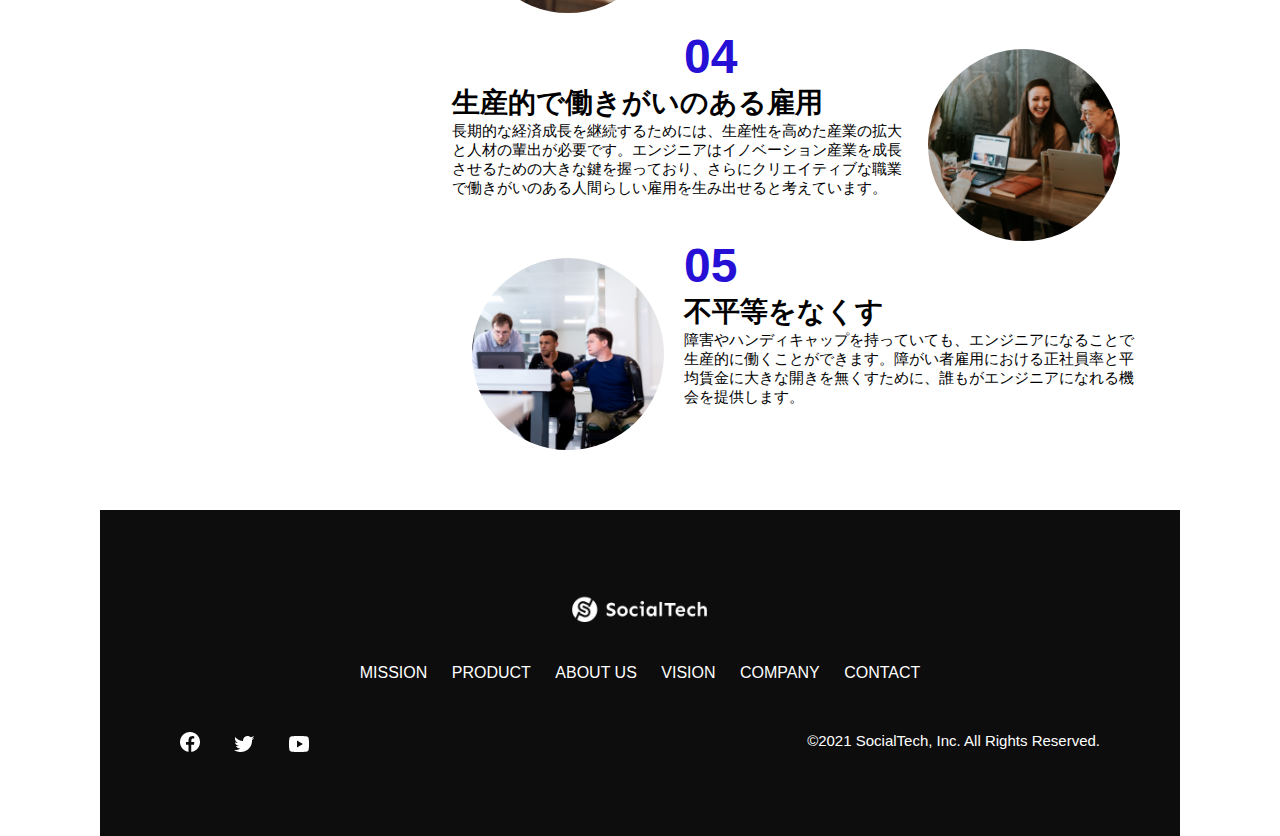
<file: kadai_tutorial_output/mission.html>
<!DOCTYPE html>
<html>
  <head>
  <title>SocialTech - MISSION ミッション -</title>
  <meta charset="utf-8">
  <meta name="description" content="SocialTechが目指す5つの目標（S2DGs）を紹介します">
  <meta name="viewport" content="width=device-width, initial-scale=1.0">
  <link rel="stylesheet" href="style.css">
</head>

<body>
  <header>
    <a href="index.html" id="logo">
      <img src="images/logo.png" alt="トップページに戻る">
    </a>

  <nav id="nav-pc">
    <ul>
      <li><a href="mission.html">MISSION</a></li>
      <li><a href="product.html">PRODUCT</a></li>
      <li><a href="index.html#aboutus">ABOUT US</a></li>
      <li><a href="index.html#vision">VISION</a></li>
      <li><a href="index.html#company">COMPANY</a></li>
      <li><a href="index.html#contact">CONTACT</a></li>
      
    </ul>
  </nav>

  <button id="menu-sp" onclick="document.getElementById('nav-sp').style.display = 'block'">
    <img src="images/button-menu.png" alt="ナビゲーションを開く">
  </button>

  <div id="nav-sp">
    <button id="close" onclick="document.getElementById('nav-sp').style.display = 'none'">
      <img src="images/button-close.png" alt="ナビゲーションを閉じる">
    </button>

    <nav>
      <ul>
        <li>
          <a id="logo-sp" href="index.html" onclick="document.getElementById('nav-sp').style.display = 'none'">
            <img src="images/logo-sp.png" alt="トップページに戻る">
          </a></li>
          <li><a class="menu" href="mission.html"onclick="document.getElementById('nav-sp').style.display = 'none'">MISSION</a></li>
          <li><a class="menu" href="product.html"onclick="document.getElementById('nav-sp').style.display = 'none'">PRODUCT</a></li>
          <li><a class="menu" href="index.html#aboutus"onclick="document.getElementById('nav-sp').style.display = 'none'">ABOUT US</a></li>
          <li><a class="menu" href="index.html"onclick="document.getElementById('nav-sp').style.display = 'none'">VISION</a></li>
          <li><a class="menu" href="index.html"onclick="document.getElementById('nav-sp').style.display = 'none'">COMPANY</a></li>
          <li><a class="menu" href="index.html"onclick="document.getElementById('nav-sp').style.display = 'none'">CONTACT</a></li>
      </ul>
    </nav>
    <div id="sns">
      <a href="https://www.facebook.com/sejuku2013">
        <img src="images/button-facebook.png" alt="Facebookのリンク">
      </a>
      <a href="https://twitter.com/samuraijuku">
        <img src="images/button-twitter.png" alt="Twitterのリンク">
      </a>
      <a href="https://www.youtube.com/channel/UCCFOQO5aDK0xXam4cUQXT8g">
        <img src="images/button-youtube.png" alt="YouTubeのリンク">
      </a>
    </div>
  </div>
  </header>

  <main>
    <article>
      <section id="mission-main">
        <div class="mission-main-inner">
          <div id="mission-title">
            <h1>MISIION<br><span>ミッション</span></h1>
            <p>TOP > MISSION</p>
          </div>
        </div>
      </section>

<section id="mission-s2dgs">
  <h2 class="mission-h2">S2DGsの実現</h2>
  <p>国連の掲げる大中小169個の目標「SDGs」のうち、以下の5つの大目標の実現をミッションとします</p>
  <img src="images/mission/mission-s2dgs.png" alt="S2DGs">
</section>

<section id="mission-five-goals">
  <div class="five-goals-image">
    <img src="images/mission/mission-5goals.png" alt="5Goals">
  </div>

<div class="five-goals-read">
  <div>
    <img class="fivegoals-image-left" src="images/mission/mission-5goals01.png" alt="PCを操作する女の子">
    <span class="fivegoals-number">01</span>
    <h3 class="fivegoals-h3">貧困をなくそう</h3>
    <p class="fivegoals-p">平均年収の高いエンジニアになることを支援し、相対的貧困を抜け出す社会人を増やしていきます。さらに、技能取得や職業訓練の機会を得られない貧困家庭の子供にもIT教育を提供し「貧困の連鎖」を食い止めることを目指します。</p>
  </div>
  <div>
    <img class="fivegoals-image-right" src="images/mission/mission-5goals02.png" alt="PCを見つめる小さい女の子">
    <span class="fivegoals-number">02</span>
    <h3 class="fivegoals-h3">質の高い教育をみんなに</h3>
    <p class="fivegoals-p">手頃な価格で質の高い技術・職業教育の提供を行い、誰もがエンジニアになれるための教育プラットフォームを目指します。子供向けSTEAM教育を提供し、グローバル社会やAI時代に適応して世界で通用する価値の高い人材を育成します。</p>
  </div>
  <div>
    <img class="fivegoals-image-left" src="images/mission/mission-5goals03.png" alt="PCを操作する女性">
    <span class="fivegoals-number">03</span>
    <h3 class="fivegoals-h3">ジェンダー平等の実現</h3>
    <p class="fivegoals-p">女性エンジニアを輩出することは、ジェンダーギャップ指数の経済、教育分野に影響を与えると考えています。女性エンジニアを増やすことで、ライフイベントが多い女性の社会進出を促す機会の創出やシングルマザーの貧困解消をし、男女格差の無い、健全な社会を目指します。</p>
  </div>
  <div>
    <img class="fivegoals-image-right" src="images/mission/mission-5goals04.png" alt="笑顔で話し合う3人の男女">
    <span class="fivegoals-number">04</span>
    <h3 class="fivegoals-h3">生産的で働きがいのある雇用</h3>
    <p class="fivegoals-p">長期的な経済成長を継続するためには、生産性を高めた産業の拡大と人材の輩出が必要です。エンジニアはイノベーション産業を成長させるための大きな鍵を握っており、さらにクリエイティブな職業で働きがいのある人間らしい雇用を生み出せると考えています。</p>
  </div>
  <div>
    <img class="fivegoals-image-left" src="images/mission/mission-5goals05.png" alt="障害を持つ男性が生き生きと働く様子">
    <span class="fivegoals-number">05</span>
    <h3 class="fivegoals-h3">不平等をなくす</h3>
    <p class="fivegoals-p">障害やハンディキャップを持っていても、エンジニアになることで生産的に働くことができます。障がい者雇用における正社員率と平均賃金に大きな開きを無くすために、誰もがエンジニアになれる機会を提供します。</p>
  </div>
</div>

</section>


    </article>
  </main>

  <footer>
    <div id="footer-logo">
      <img src="images/logo-sp.png" alt="SocialTech">
    </div>

    <div id="footer-link">
      <a href="mission.html">MISSION</a>
      <a href="product.html">PRODUCT</a>
      <a href="index.html#aboutus">ABOUT US</a>
      <a href="index.html#vision">VISION</a>
      <a href="index.html#company">COMPANY</a>
      <a href="index.html#contact">CONTACT</a>
    </div>
    <div id="sns-footer">
      <div class="sns-btns">
        <a href="https://www.facebook.com/sejuku2013"><img src="images/button-facebook.png" alt="Facebookのリンク"></a>
        <a href="https://twitter.com/samuraijuku"><img src="images/button-twitter.png" alt="Twitterのリンク"></a>
        <a href="https://www.youtube.com/channel/UCCFOQO5aDK0xXam4cUQXT8g"><img src="images/button-youtube.png" alt="YouTubeのリンク"></a>
      </div>
      <p id="copyright">&copy;2021 SocialTech, Inc. All Rights Reserved.</p>
    </div>

  </footer>


</body>


</html>
</file>
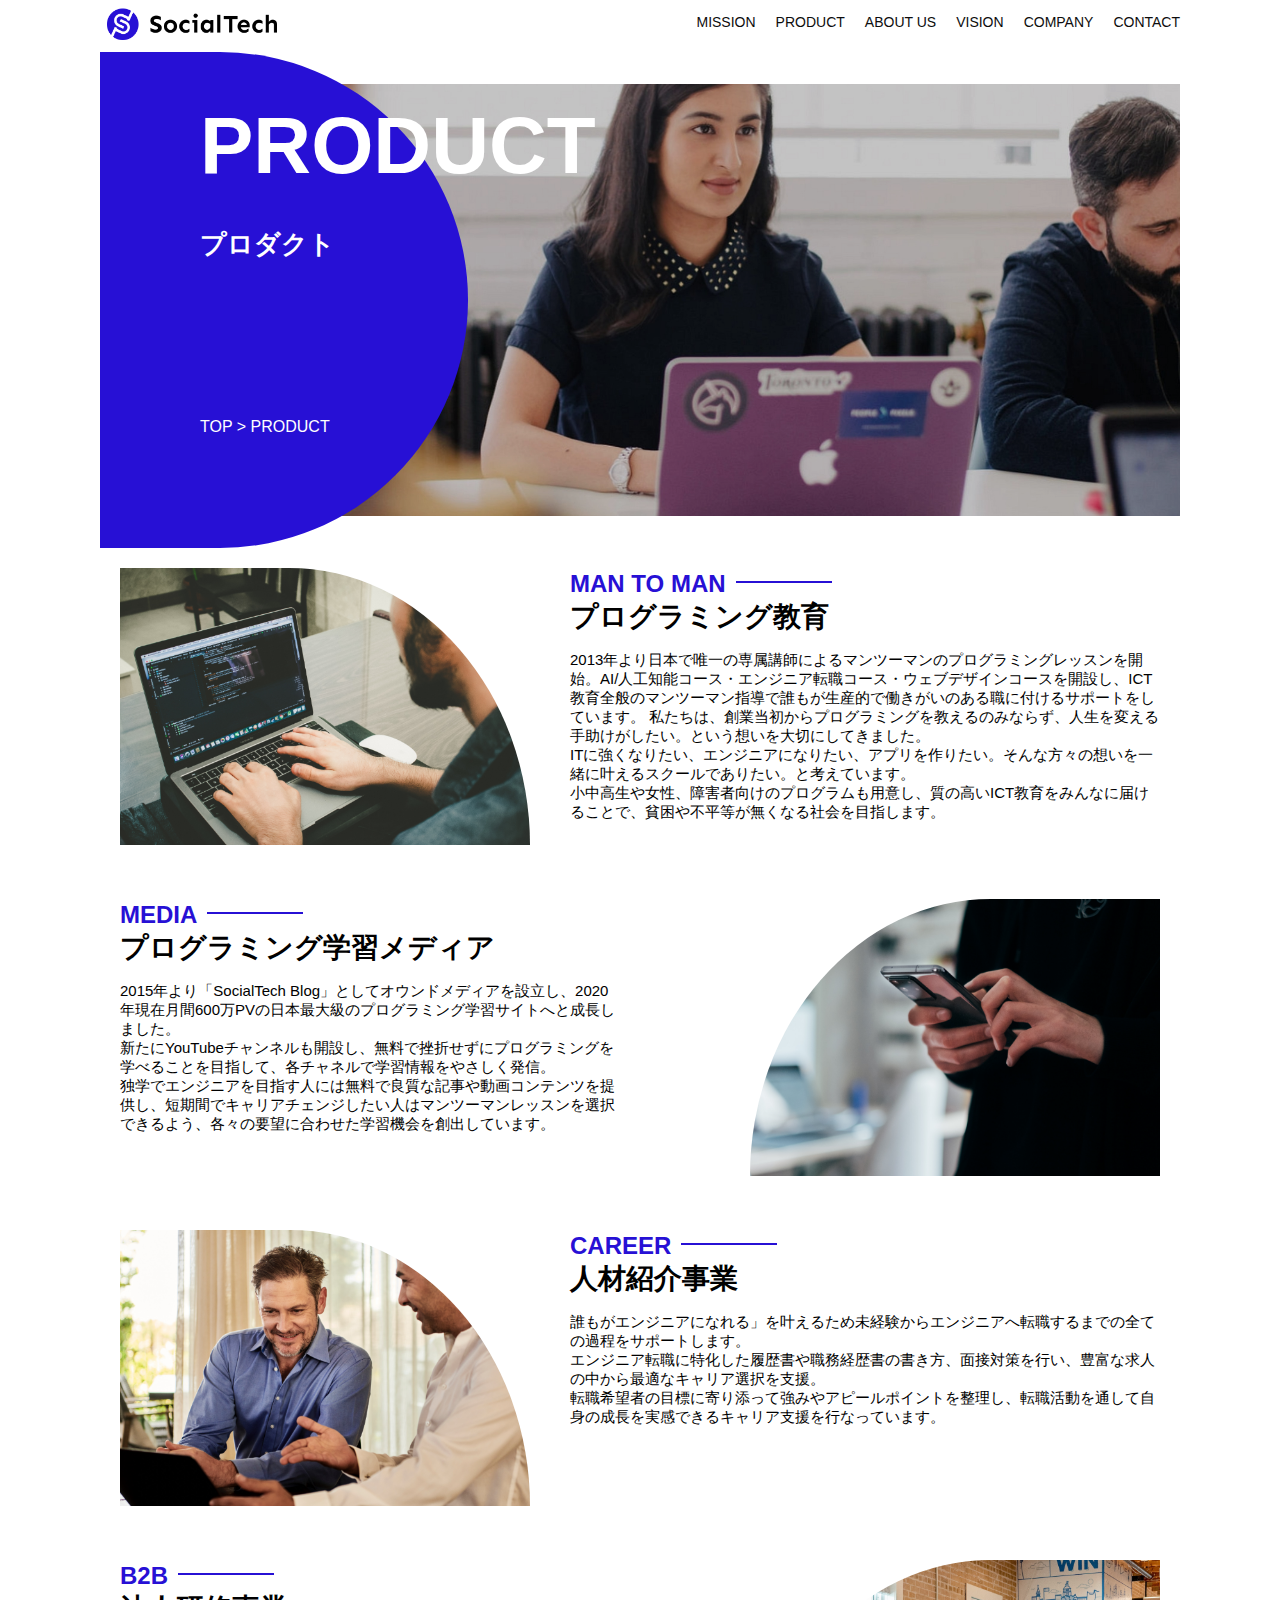
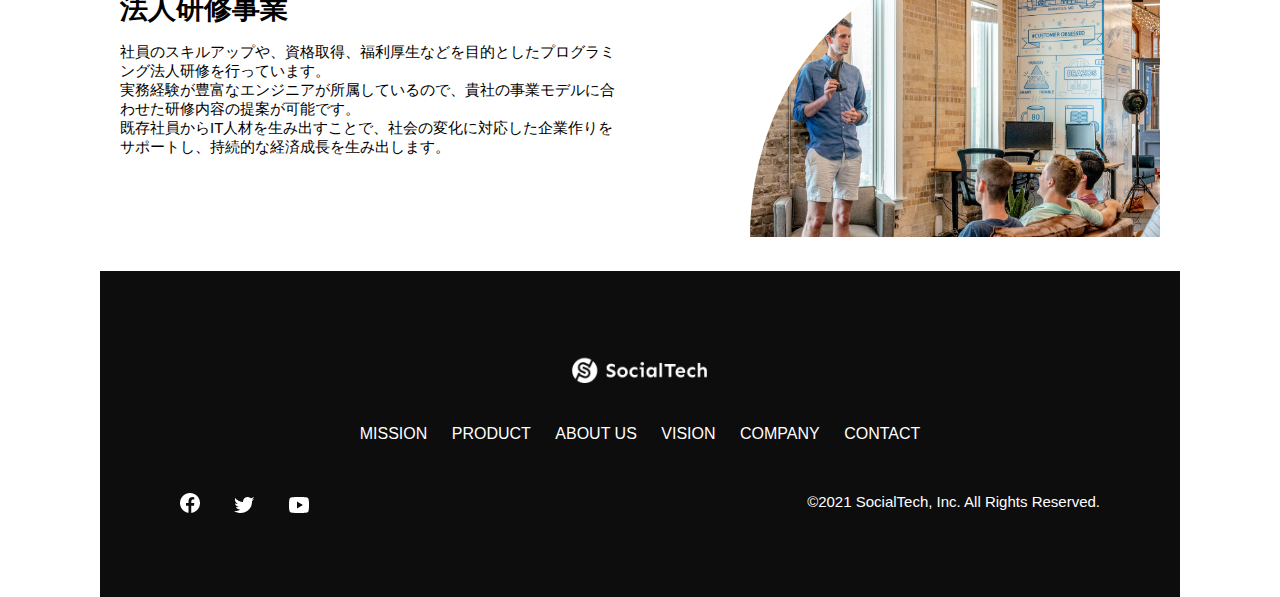
<file: kadai_tutorial_output/product.html>
<!DOCTYPE html>
<html>
  <head>
    <title>SocialTech -PRODUCT プロダクト-</title>
    <meta charset="utf-8">
    <meta name="description" content="SocialTechの4つのプロダクトを紹介します">
    <meta name="viewport" content="width=device-width, initial-scale=1.0">
    <link rel="stylesheet" href="style.css">
  </head>
  <body>
    
    <header>
      <a href="index.html" id="logo">
        <img src="images/logo.png" alt="トップページに戻る">
      </a>
      <nav id="nav-pc">
        <ul>
          <li><a href="mission.html">MISSION</a></li>
          <li><a href="product.html">PRODUCT</a></li>
          <li><a href="index.html#aboutus">ABOUT US</a></li>
          <li><a href="index.html#vision">VISION</a></li>
          <li><a href="index.html#company">COMPANY</a></li>
          <li><a href="index.html#contact">CONTACT</a></li>
          
        </ul>
      </nav>

      <button id="menu-sp" onclick="document.getElementById('nav-sp').style.display = 'block'">
        <img src="images/button-menu.png" alt="ナビゲーションを開く">
      </button>
      <div id="nav-sp">
        <button id="close" onclick="document.getElementById('nav-sp').style.display = 'none'">
          <img src="images/button-close.png" alt="ナビゲーションを閉じる">
        </button>
    
        <nav>
          <ul>
            <li>
              <a id="logo-sp" href="index.html" onclick="document.getElementById('nav-sp').style.display = 'none'">
                <img src="images/logo-sp.png" alt="トップページに戻る">
              </a></li>
              <li><a class="menu" href="mission.html"onclick="document.getElementById('nav-sp').style.display = 'none'">MISSION</a></li>
              <li><a class="menu" href="product.html"onclick="document.getElementById('nav-sp').style.display = 'none'">PRODUCT</a></li>
              <li><a class="menu" href="index.html#aboutus"onclick="document.getElementById('nav-sp').style.display = 'none'">ABOUT US</a></li>
              <li><a class="menu" href="index.html"onclick="document.getElementById('nav-sp').style.display = 'none'">VISION</a></li>
              <li><a class="menu" href="index.html"onclick="document.getElementById('nav-sp').style.display = 'none'">COMPANY</a></li>
              <li><a class="menu" href="index.html"onclick="document.getElementById('nav-sp').style.display = 'none'">CONTACT</a></li>
          </ul>
        </nav>
        <div id="sns">
          <a href="https://www.facebook.com/sejuku2013">
            <img src="images/button-facebook.png" alt="Facebookのリンク">
          </a>
          <a href="https://twitter.com/samuraijuku">
            <img src="images/button-twitter.png" alt="Twitterのリンク">
          </a>
          <a href="https://www.youtube.com/channel/UCCFOQO5aDK0xXam4cUQXT8g">
            <img src="images/button-youtube.png" alt="YouTubeのリンク">
          </a>
        </div>
      </div>

    </header>

    <main>
      <article>
        <section id="product-main">
          <div class="product-main-inner">
            <div id="product-title">
            <h1>PRODUCT<br><span>プロダクト</span></h1>
            <p>TOP > PRODUCT</p>
          </div>
        </div>
        </section>

        <section class="product-section product-section-left">
          <div class="product-section-img">
            <img src="images/product/product-mantoman.png" alt="PCでコードを書く男性">
          </div>
          <div class="product-read">
            <h2 class="product-h2">MAN TO MAN</h2>
            <h3 class="product-h3">プログラミング教育</h3>
            <p>2013年より日本で唯一の専属講師によるマンツーマンのプログラミングレッスンを開始。AI/人工知能コース・エンジニア転職コース・ウェブデザインコースを開設し、ICT教育全般のマンツーマン指導で誰もが生産的で働きがいのある職に付けるサポートをしています。 私たちは、創業当初からプログラミングを教えるのみならず、人生を変える手助けがしたい。という想いを大切にしてきました。<br>ITに強くなりたい、エンジニアになりたい、アプリを作りたい。そんな方々の想いを一緒に叶えるスクールでありたい。と考えています。<br>小中高生や女性、障害者向けのプログラムも用意し、質の高いICT教育をみんなに届けることで、貧困や不平等が無くなる社会を目指します。</p>
          </div>
        </section>

        <section class="product-section product-section-right">
          <div class="product-read">
            <h2 class="product-h2">MEDIA</h2>
            <h3 class="product-h3">プログラミング学習メディア</h3>
            <p>2015年より「SocialTech Blog」としてオウンドメディアを設立し、2020年現在月間600万PVの日本最大級のプログラミング学習サイトへと成長しました。<br>新たにYouTubeチャンネルも開設し、無料で挫折せずにプログラミングを学べることを目指して、各チャネルで学習情報をやさしく発信。<br>独学でエンジニアを目指す人には無料で良質な記事や動画コンテンツを提供し、短期間でキャリアチェンジしたい人はマンツーマンレッスンを選択できるよう、各々の要望に合わせた学習機会を創出しています。</p>
          </div>
          <div class="product-section-img">
            <img src="images/product/product-media.png" alt="スマートフォンを操作する人">
          </div>
        </section>

        
        <section class="product-section product-section-left">
          <div class="product-section-img">
            <img src="images/product/product-career.png" alt="笑顔で話し合う2人の男性">
          </div>
          <div class="product-read">
            <h2 class="product-h2">CAREER</h2>
            <h3 class="product-h3">人材紹介事業</h3>
            <p>誰もがエンジニアになれる」を叶えるため未経験からエンジニアへ転職するまでの全ての過程をサポートします。<br>エンジニア転職に特化した履歴書や職務経歴書の書き方、面接対策を行い、豊富な求人の中から最適なキャリア選択を支援。<br>転職希望者の目標に寄り添って強みやアピールポイントを整理し、転職活動を通して自身の成長を実感できるキャリア支援を行なっています。<br></p>
          </div>
        </section>

        <section class="product-section product-section-right">
          <div class="product-read">
            <h2 class="product-h2">B2B</h2>
            <h3 class="product-h3">法人研修事業</h3>
            <p>社員のスキルアップや、資格取得、福利厚生などを目的としたプログラミング法人研修を行っています。<br>実務経験が豊富なエンジニアが所属しているので、貴社の事業モデルに合わせた研修内容の提案が可能です。<br>既存社員からIT人材を生み出すことで、社会の変化に対応した企業作りをサポートし、持続的な経済成長を生み出します。</p>
          </div>
          <div class="product-section-img">
            <img src="images/product/product-b2b.png" alt="講演中の男性とそれを聴く人々">
          </div>
        </section>


      </article>
    </main>

    <footer>
      <div id="footer-logo">
        <img src="images/logo-sp.png" alt="SocialTech">
      </div>
  
      <div id="footer-link">
        <a href="mission.html">MISSION</a>
        <a href="product.html">PRODUCT</a>
        <a href="index.html#aboutus">ABOUT US</a>
        <a href="index.html#vision">VISION</a>
        <a href="index.html#company">COMPANY</a>
        <a href="index.html#contact">CONTACT</a>
      </div>
      <div id="sns-footer">
        <div class="sns-btns">
          <a href="https://www.facebook.com/sejuku2013"><img src="images/button-facebook.png" alt="Facebookのリンク"></a>
          <a href="https://twitter.com/samuraijuku"><img src="images/button-twitter.png" alt="Twitterのリンク"></a>
          <a href="https://www.youtube.com/channel/UCCFOQO5aDK0xXam4cUQXT8g"><img src="images/button-youtube.png" alt="YouTubeのリンク"></a>
        </div>
        <p id="copyright">&copy;2021 SocialTech, Inc. All Rights Reserved.</p>
      </div>
  </body>
</html>
</file>
<file: kadai_013/style.css>
/* PC、スマホ共通スタイル */
body {
  font-family: "Source Sans Pro", "Hiragino Kaku Gothic ProN", Meiryo, Arial,
    sans-serif;
}

p {
  font-size: 15px;
}

#main-visual>img {
  width: 100%;
}

/*================
PC用のスタイル 
=================*/
@media screen and (min-width: 768px) {
  /* 横幅設定 */
  body {
    max-width: 1080px;
    min-width: 960px;
    margin: 0 auto 0 auto;
  }

  /* ヘッダー */
  header {
    display: flex;
    justify-content: space-between;
  }

  /* ナビゲーションのレイアウト */
  #nav-pc {
    text-align: right;
    font-size: 14px;
    padding-top: 15px;
  }

  /* ナビゲーションのリンクの装飾設定 */
  #nav-pc>a {
    text-decoration: none;
    margin-left: 20px;
  }

  #nav-pc>a:link {
    color: #0d0d0d;
  }

  #nav-pc>a:visited {
    color: #0d0d0d;
  }

  #nav-pc>a:hover {
    color: #0d0d0d;
    text-decoration: underline;
  }

  #nav-pc>a:active {
    color: #0d0d0d;
  }

  #menu-sp {
    display: none;
  }

  #nav-sp {
    display: none;
  }
}

@media screen and (max-width: 767px) {
  

body {
  min-width: 375px;
  margin: 0;
}

#nav-pc {
  display: none;
}

#menu-sp {
  float: right;
  padding: 0;
}

#nav-sp {
  background-color: #ce933e;
  position: absolute;
  left: 0;
  top: 0;
  height: 100%;
  width: 100%;
  display: none;
  z-index: 100;
}

#nav-sp ul {
  padding-left: 0;
}

#nav-sp li {
  list-style: none;
}

#close {
  position: absolute;
  top: 20px;
  right: 20px;
  background-color: transparent;
  border: none;
}

#logo-sp {
  margin: 80px 0 30px 20px;
}

#nav-sp a {
  display: block;
}

#nav-sp a:link {
  color: #ffffff;
}

#nav-sp a:visited {
  color: #ffffff;
}

#nav-sp a:hover {
  color: #ffffff;
  text-decoration: underline;
}

#nav-sp a:active {
  color: #ffffff;
}

#nav-sp .menu {
  text-decoration: none;
  display: block;
  margin: 0 20px 0 20px;
  height: 44px;
  font-size: 16px;
  background-image: url(images/arrow.png);
  background-repeat: no-repeat;
  background-position: right top;
}



}
</file>
<file: kadai_tutorial_output/style.css>
* {
  box-sizing: border-box;
}

p {
  font-size: 15px;
}

body {
  max-width: 1080px;
  margin: 0 auto 0 auto;
  font-family: "Source Sans Pro", "Hiragino Kaku Gothic ProN", Meiryo, Arial, sans-serif;
  }

header {
  display: flex;
  justify-content: space-between;
  }

#nav-pc {
  font-size: 14px;
}

#nav-pc ul {
  display: flex;
  padding-left: 0;
}

#nav-pc li {
  list-style: none;
}

#nav-pc a {
  text-decoration: none;
  margin-left: 20px;
  color: #0d0d0d;
}
  #nav-pc a:hover {
text-decoration: underline;
}

#nav-sp,
#menu-sp {
  display: none;
}

#main-visual {
  position: relative;
  height: 400px;
}

#main-message {
  position: absolute;
  top: 0;
  left: 0;
  background-color: #2710d5;
  color: #ffffff;
  border-radius: 0 0 476px 0;
  max-width: 620px;
  height: 100%;
  width: 100%;
  z-index: 11;
}

#main-message h1 {
  font-size: 60px;
  margin: 100px 0 0 50px;
}

#main-message > p {
  font-size: 28px;
  margin: 0 0 0 50px;
}

#main-visual > img {
  max-width: 620px;
  border-radius: 476px 0 0 0;
  position: absolute;
  top: 0;
  right: 0;
  z-index: 10;

}

h2 {
  margin: 40px 0 0 0;
}

h2::after {
  content: url("images/line.png");
  margin-left: 10px;
}

h3 {
  font-size: 27px;
}

#mission {
  margin: 80px auto 80px auto;
}

#mission-flex {
  display:  flex;
}

#mission-flex > div {
  width: 50%;
  margin: 20px;
}

#mission-photo {
  width: 100%;
}

#s2dgs {
  margin-top: 50px;
  width: 100%;
}

#product {
  background-color: #fafafa;
  margin: 80px 0 80px 0;
  padding: 10px 40px 0px 40px; 
}

#product .product-flex {
  margin-top: 40px;
  display: flex;
}

#product-left {
  width: 50%;
  margin-right: 20px;
}

#product-right {
  width: 50%;
  margin-left: 20px;
  margin-top: 80px;
}

#product-left > div {
  position: relative;
  height: 480px;
  margin-right: 20px;
}

#product-right > div {
  position: relative;
  height: 480px;
  margin-left: 20px;
}

.product-photo {
  width: 100%;
}

.product-explain {
  background-color: #ffffff;
  position: absolute;
  left: 0;
  bottom: 50px;
  margin: 0 40px 0 40px;
  padding: 20px;
  box-shadow: 5px 5px 10px rgba(0, 0, 0, 0.05);
}

.product-explain > span {
  color: #2710d5;
  font-weight: bold;
  font-size: 16px;
  margin: 0;
}

.product-explain > h3 {
 margin: 5px 0 5px 0;
}

.product-explain > p {
  font-size: 14px;
  margin: 0;
}

#product-more {
  text-align: center;
}

#product-more a {
  position: relative;
  bottom: -42px;
} 

#aboutus {
  margin: 80px auto 80px auto;
}

#aboutus > div {
  display: flex;
}

.culture-img {
  width: 50%;
  align-self: flex-start;
}

.culture-img2 {
  margin-top: 50px;
  width: 100%;
}

.culture-table {
  margin-right: 50px;
}

.culture-num {
  font-size: 80px;
  color: #2710d5;
  padding: 0 20px 0 0;
}

.culture-table th {
  text-align: left;
  font-size: 28px;
  font-weight: bold;
}

.culture-en {
  color: #2710d5;
  font-size: 24px;
}

.culture-description {
  margin: 0;
}

#vision {
  margin: 80px auto 80px auto;
}
#vision > div {
  display: flex;
  justify-content: space-between;
  flex-wrap: wrap;
}

.vision-box {
  width: 300px;
  height: 300px;
  margin-bottom: 30px;
  position: relative;
}

.vision-box > img {
  width: 100%;
  position: relative;
  z-index: 30;
}

.vision-box > div {
  position: absolute;
  top: 0;
  left: 0;
  z-index: 31;
  margin-right: 20px;
}

.vision-box > div > h4 {
  color: #2710d5;
  font-size: 19px;
  margin: 80px 0 0 0;
}
.vision-box > div >h4::first-letter {
  font-size: 40px;
}

.vision-box > div > h5 {
  font-size: 20px;
  margin: 0 0 0 0;
}

.vision-box > div >p {
  margin: 10px 0 0 0;
}

#company {
  margin: 80px auto 80px auto;
}
#company-table {
width: 100%;
}

.tableheader {
  text-align: left;
  padding: 20px;
  border-bottom-color: #2710d5;
  border-bottom-width: 1px;
  border-bottom-style: solid;
  width: 100px;
}

.tableheader-first {
  border-top-color: #2710d5;
  border-top-width: 1px;
  border-top-style: solid;
}

.cell {
  padding: 30px;
  border-bottom-color: #ececec;
  border-bottom-width: 1px;
  border-bottom-style: solid;
}

.cell-first {
  border-top-color: #ececec;
  border-top-width: 1px;
  border-top-style: solid;
}

#company > iframe {
  width: 100%;
  height: 368px;
  margin-top: 40px;
}

#contact {
  margin: 80px auto 80px auto;
}

#contact > form > div {
  display: flex;
  flex-direction: row;
  flex-wrap: wrap;
  padding-bottom: 30px;
}

.contact-heading {
  width: 240px;
  align-self: center;
}

.contact-label {
  font-weight: bold;
}

.contact-span {
  color: #ce2222;
  margin: 0 0 0 20px;
  font-weight: bold;
}

.contact-textbox {
  border-top: 0px;
  border-left: 0px;
  border-right: 0px;
  border-bottom-width: 1px;
  border-bottom-color: #707070;
  border-style: solid;
  background-color: #fafafa;
  width: 400px;
  height: 56px;
}

.contact-textarea {
  border-top: 0px;
  border-left: 0px;
  border-right: 0px;
  border-bottom-width: 1px;
  border-bottom-color: #707070;
  background-color: #fafafa;
  width: 400px;
  height: 200px;
}

#contact dt {
  font-weight: bold;
}
#contact dd {
  margin: 0 0 16px 0;
}

#contact dd p {
  margin: 0;
}

#contact dd ul {
  padding-left: 0;
}
#contact dd li {
  margin-bottom: 0;
  list-style: none;
}

footer {
  background-color: #0d0d0d;
  text-align: center;
  padding: 80px 80px 80px 80px;
}

#footer-logo {
  margin-bottom: 30px;
}

#footer-link {
  margin-bottom: 50px;
}

#footer-link > a {
  text-decoration: none;
  margin: 10px;
  color: #ffffff;
}

#footer-link > a:hover {
  text-decoration: underline;
}

#sns-footer {
  display: flex;
  justify-content: space-between;
  text-align: left;
}

#sns-footer a {
  margin-right: 30px;
}

#copyright {
  color: #ffffff;
  margin: 0;
}

 /* mission.html用スタイル */

.mission-main-inner {
  background-image: url(images/mission/mission-main.png);
  background-repeat: no-repeat;
  background-position-y: center;
}


 #mission-title {
  background-color: #2710d5;
  width: 368px;
  color: #ffffff;
  height: 496px;
  border-radius: 0 248px 248px 0;
  position: relative;

 }

 #mission-title h1 {
  position: absolute;
  top: 0;
  left: 100px;
  font-size: 80px;
  line-height: 1;
 }

 #mission-title h1 span {
  font-size: 26px;
 }

 #mission-title > p {
  position: absolute;
  top: 350px;
  left: 100px;
  font-size: 16px;
 }

 #mission-s2dgs {
  padding: 20px;
 }
 
 .mission-h2 {
  color: #2710d5;
  font-size: 40px;
 }

 .mission-h2::after {
  content: none;
 }

 #mission-five-goals {
  padding: 20px;
  display: flex;
 }

 #mission-five-goals .five-goals-image {
  width: 30%;
  padding: 20px;
 }

 #mission-five-goals .five-goals-image img {
  width: 100%;
 }

 #mission-five-goals .five-goals-read {
  width: 70%;
  padding: 20px;
 }

 #mission-five-goals .five-goals-read > div {
  margin-bottom: 40px;
 }

 .fivegoals-image-right {
  float: right;
  margin: 20px;
 }

 .fivegoals-image-left {
  float: left;
  margin: 20px;
 }

 .fivegoals-number {
  color: #2710d5;
  font-size: 48px;
  font-weight: bold;
  margin: 0;
 }

 .fivegoals-h3 {
  font-size: 28px;
  margin: 0;
 }

 .fivegoals-p {
  margin: 0;
 }

 .product-main-inner {
  background-image: url(images/product/product-main.png);
  background-repeat: no-repeat;
  background-position-y: center;
 }

 #product-title {
  background-color: #2710d5;
  width: 368px;
  color: #ffffff;
  height: 496px;
  border-radius: 0 248px 248px 0;
  position: relative;
 }

 #product-title h1 {
  position: absolute;
  top: 0;
  left: 100px;
  font-size: 80px;
  line-height: 1;
 }

 #product-title h1 span {
  font-size: 26px;
 }

 #product-title > p {
  position: absolute;
  top: 350px;
  left: 100px;
  font-size: 16px;
 }

 .product-section {
  display: flex;
  padding: 20px 20px 0;
 }

.product-section .product-section-img {
  width: 450px;
}

.product-section-left .product-section-img img {
  width: 100%;
  padding: 0 40px 30px 0;
  border-radius: 0 432px 0 0;
}

.product-section-left .product-read {
  width: 50%;
  flex-grow: 1;
}

.product-section-left .product-read p {
  margin-bottom: 0;
}

.product-section-right {
  justify-content: space-between;
}

.product-section-right .product-section-img img {
  width: 100%;
  padding: 0 0 30px 40px;
  border-radius: 432px 0 0 0;
}

.product-section-right .product-read {
  width: 500px;
}

.product-h2 {
  color: #2710d5;
  font-size: 24px;
  margin: 0;
}

.product-h3 {
  font-size: 28px;
  margin: 0;
}


@media screen and (max-width: 767px) {
  #nav-pc {
    display: none;
  }

  #menu-sp {
    display: block;
    background-color: transparent;
    float: right;
    padding: 0;
    border: none;
  }

  #nav-sp {
    background-color: #2710d5;
    position: fixed;
    left: 0;
    top: 0;
    height: 100%;
    width: 100%;
    display: none;
    z-index: 100;
  }

  #close {
    position: absolute;
    top: 20px;
    right: 20px;
    background-color: transparent;
    border: none;
  }

  #nav-sp nav ul {
    padding-left: 0;
  }

  #nav-sp nav li {
    list-style: none;
  }

  #logo-sp {
    margin: 80px 0 30px 20px;
  }

  #nav-sp nav a {
    display: block;
    color: #ffffff;
  }

  #nav-sp nav a:hover {
    text-decoration: underline;
  }

 

  #nav-sp .menu {
    text-decoration: none;
    margin: 0 20px 0 20px;
    height: 44px;
    font-size: 16px;
    background-image: url("images/arrow.png");
    background-repeat: no-repeat;
    background-position: right top;
  }

  #sns {
    position: absolute;
    bottom: 20px;
    left: 20px;
  }

  #sns > a {
    margin-right: 30px;
  }

  #main-visual {
    position: relative;
    height: 470px;
  }

  #main-visual > div {
    text-align: center;
    height: 280px;
  }

  #main-visual h1 {
    font-size: 28px;
    margin: 90px 0 0 0;
  }

  #main-visual > div >p {
    margin: 0;
    font-size: 15px;
  }

  #main-visual > img {
    width: 100%;
    border-radius: 476px 0 0 0;
    top: auto;
    bottom: 0;
  }

  h2 {
    margin: 15px 0 15px 0;
  }

  h3 {
    font-size: 24px;
    margin: 10px 0 0 0;
  }

  #mission {
    margin: 20px 0 20px 0;
    padding: 0 20px 0 20px;
  }

  #mission-flex {
    flex-direction: column;
  }

  #mission-flex > div {
    width: 100%;
    margin: 0;
  }
  
  #product {
    margin: 0;
    padding: 10px 20px 0 20px;
  }

  #product .product-flex {
    flex-direction: column;
    margin-top: 0;
  }

  #product-left,
  #product-right {
    width: 100%;
    margin: 0;
  }

  #product-left > div,
  #product-right > div {
    height: auto;
    margin: 0;
  }

  .product-explain {
    position: relative;
    margin: 0;
  }

  .product-explain > h3 {
    margin: 10px 0 10px 0;
    font-size: 24px;
  }

  #product-more {
    text-align: left;
  }

  #aboutus {
    margin: 80px 20px 80px 20px;
  }

  #aboutus > div {
    flex-direction: column;
  }

  .culture-table th {
    font-size: 16px;
  }

  .culture-table {
    margin-right: 0;
    padding-right: 20px;
    order: 2;
  }

  .culture-img {
    width: 100%;
    order: 1;
  }

  .culture-img2 {
    margin-top: 0;
  }

  .culture-num {
    padding: 0;
  }

  .culture-description {
    margin: 0;
  }

  #vision {
    margin: 80px 20px 80px 20px;
  }
  
  .vision-box > img {
    position: absolute;
    top: 0;
    left: 0;
  }

  .vision-box > div > h4 {
    margin: 60px 0 0 0;
  }

  #company {
    margin: 0 20px 0 20px;
  }

  #company >h3 {
    margin-bottom: 20px;
  }

  .tableheader {
    width: 50px;
  }

  .cell {
    padding: 20px;
  }

  #company > iframe {
    height: 240px;
  }

  #contact {
    margin: 80px 20px 80px 20px;
  }

  #contact > h3 {
    margin-bottom: 20px;
  }

  #contact > form > div {
    flex-direction: column;
    margin-bottom: 20px;
  }

  .contact-heading {
    align-self: auto;
    margin-bottom: 20px;
  }

  .contact-textbox {
    min-width: 300px;
    width: 100%;
  }

  .contact-textarea {
    height: 150px;
    width: 100%;
  }

  .radiobutton {
    margin-bottom: 20px;
  }

  footer {
    padding: 30px 20px 50px 20px;
    text-align: left;
  }

  #footer-link > a {
    margin: 0 20px 30px 0;
    display: block;
    background-image: url("images/arrow.png");
    background-repeat: no-repeat;
    background-position: right top;
  }

  #footer-link > a:hover {
    text-decoration: underline;
  }

  #sns-footer {
    flex-direction: column;
    justify-content: flex-start;
  }

  #copyright {
    font-size: 12px;
    margin-top: 30px;
  }
  
  #mission-main {
    height: 256px;
    margin-top: 4%;
    position: relative;
  }

  .mission-main-inner {
    height: 80%;
    background-size: cover;
  }

  #mission-title {
    width: 136px;
    height: 256px;
    position: absolute;
    top: -10%;
  }

  #mission-title h1 {
    left: 20px;
    font-size: 40px;
  }

  #mission-title h1 span {
    font-size: 18px;
  }

  #mission-title > p {
    top: 180px;
    left: 20px;
    font-size: 13px;
  }

  .mission-h2 {
    font-size: 38px;
    margin: 0;
  }

  .mission-h2::after {
    content: none;
  }

  #mission-s2dgs > img {
    width: 100%;
  }

  #mission-five-goals {
    flex-direction: column;
  }

  #mission-five-goals > div {
    padding: 0;
  }

  #mission-five-goals .five-goals-image,
  #mission-five-goals .five-goals-read {
    width: 100%;
    padding: 0;
  }

  #mission-five-goals .five-goals-read > div {
    display: flex;
    flex-direction: column;
  }
  
  .fivegoals-image-right,
  .fivegoals-image-left {
    align-self: center;
  }

  #product-main {
    height: 256px;
    margin-top: 4%;
    position: relative;
  }

  .product-main-inner {
    height: 80%;
    background-size: cover;
  }

  #product-title {
    width: 136px;
    height: 256px;
    position: absolute;
    top: -10%;
  }

  #product-title h1 {
    left: 20px;
    font-size: 40px;
  }

  #product-title h1 span {
    font-size: 18px;
  }

  #product-title > p {
    top: 180px;
    left: 20px;
    font-size: 13px;
  }

.product-section {
  flex-direction: column;
}

.product-section .product-section-img {
  width: 100%;
}

.product-section .product-section-img img {
  width: 100%;
  padding: 0;
}

.product-section-left .product-section-img img {
  border-radius: 0 300px 0 0;
}

.product-section-left .product-read {
  width: 100%;
  flex-grow: 1;
}

.product-section-right .product-section-img img {
  order: 1;
  border-radius: 300px 0 0 0;
}

.product-section-right .product-read {
  order: 2;
  width: 100%;
}

}
</file>
<file: kadai_018/style.css>
#top {
width: 800px;
background-color:  #dcc9f4;
padding: 20px 0 20px 0;
margin: auto;
text-align: center;

}

.top-child {
  width:20%;
  background-color: #ffd9df;
  display: inline-block;
}

#middle {
  width: 800px;
  height: 800px;
  margin: 20px auto;
  background-color: #ffd9df;
  position: relative;
}

#middle-child01 {
  width: 200px;
  height: 200px;
  background-color: #87ceeb;
  position: absolute;
  top: 100px;
  left: 100px;

}

#middle-child02 {
  width: 200px;
  height: 200px;
  background-color: #87ceeb;
  position: absolute;
  top: 300px;
  left: 300px;
}

#middle-child03 {
  width: 200px;
  height: 200px;
  background-color: #87ceeb;
  position: absolute;
  top: 500px;
  left: 500px;
}

#bottom {
  width: 800px;
  height: 300px;
  margin: auto;
  background-color: #87ceeb;

}

#bottom-child01 {
  width: 400px;
  height: 100px;
  background-color: #e5dcf0;
}

#bottom-child02 {
  width: 400px;
  height: 100px;
  background-color: #e5dcf0;
  position: relative;
  left: 200px;
}

#bottom-child03 {
  width: 400px;
  height: 100px;
  background-color: #e5dcf0;
  position: relative;
  left: 400px;
}
</file>
<file: kadai_022/style.css>
h1 {
margin: 0;
color: rgb(255, 255, 255);
}

p {
  margin: 0;
  font-size: 20px;
}

body {
  margin: 0;
}

a {
  font-size: 20px;
}

header {
  margin-bottom: 20px;
  background-color: rgb(244, 79, 79);
  text-align: center;
}

main {
  padding: 10px 10px 10px 10px;
}

#parent {
  display: flex;
  justify-content: space-between;
}

.contents {
  border: 3px solid rgb(238,204,204);
  flex-basis: 25%;
  padding: 10px 15px;
  margin: 20px 0;
  text-align: center;
}

h2 {
  font-size: 25px;
  border-bottom: 3px dotted rgb(236, 122, 122);
}

h2::before {
  content: "●";
  color: rgb(239, 111, 139);
}

.contents p:nth-of-type(2)::first-letter {
  font-weight: bold;
  color: rgb(97, 206, 249);
  
}

.contents > img {
  margin: 10px 0;
  width: 70%;
}

footer {
  background-color: rgb(244, 79, 79);
  text-align: center;
}

a{
  color: rgb(255, 255, 255);
}

a:visited {
  color: rgb(193, 234, 251);
}

a:hover {
  color: rgb(245, 178, 168);
}

@media screen and (max-width: 768px){
  
  h2 {
    font-size: 30px;
  }

  p {
    font-size: 25px;
  }

  #parent {
    flex-direction: column;
  }

}
</file>
<file: kadai_14/style.css>
body {
  font-family: "Arial", "Meiryo", sans-serif;
  font-size: 20px;
  text-align: center;
  
}

h1 {
  font-family: "Josefin Sans", sans-serif;
  font-optical-sizing: auto;
  font-weight: 400;
  font-style: normal;
  font-size: 2rem;
  letter-spacing: 1.2em;
  text-shadow: 2px 2px 2px silver;
  border-bottom: solid 3px silver;
}

.pink {
  color: rgb(255, 192, 203);
}
.skyblue {
  color: skyblue;
}

#basic > p {
font-weight: bold;
}
</file>
